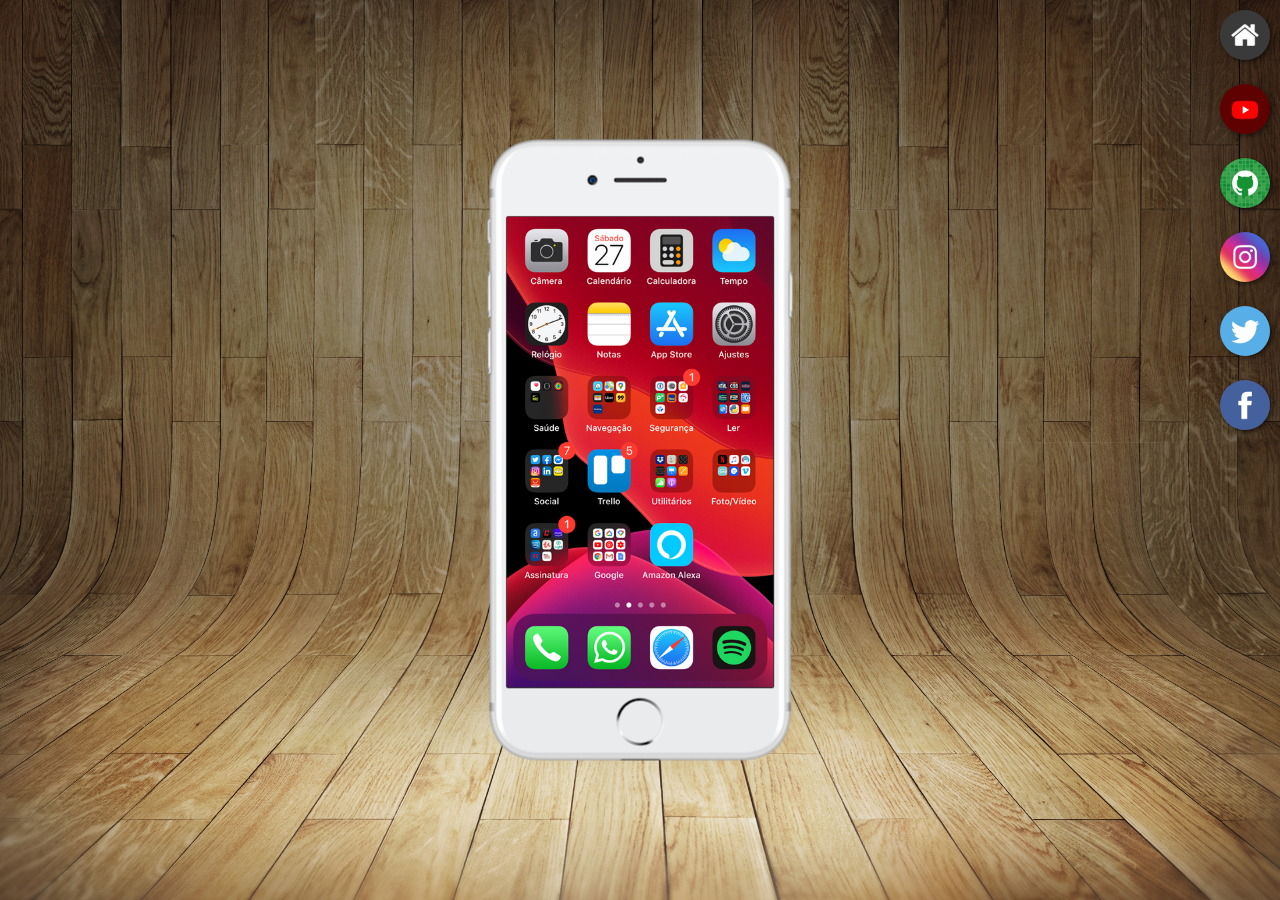
<file: index.html>
<!DOCTYPE html>
<html lang="pt-br">
<head>
    <meta charset="UTF-8">
    <meta name="viewport" content="width=device-width, initial-scale=1.0">
    <title>Projeto Redes Sociais</title>
    <link rel="stylesheet" href="style.css">
</head>
<body>
    <main>
        <section id="telefone">
            <iframe src="home.html" name="tela" id="tela" frameborder="0">
                Seu navegador não é compativel com isso...
            </iframe>
        </section>

        <section id="redes-sociais">
            <a href="home.html" target="tela"><img src="Imagens/logo-home.jpg" alt=""></a> <br>

            <a href="youtube.html" target="tela"><img src="Imagens/logo-youtube.jpg" alt=""></a> <br>

            <a href="github.html" target="tela"><img src="Imagens/logo-github.jpg" alt=""></a> <br>

            <a href="instagram.html" target="tela"><img src="Imagens/logo-instagram.jpg" alt=""></a> <br>

            <a href="twitter.html" target="tela"><img src="Imagens/logo-twitter.jpg" alt=""></a> <br>

            <a href="facebook.html" target="tela"><img src="Imagens/logo-facebook.jpg" alt=""></a> <br>

        </section>
    </main>
</body>
</html>
</file>
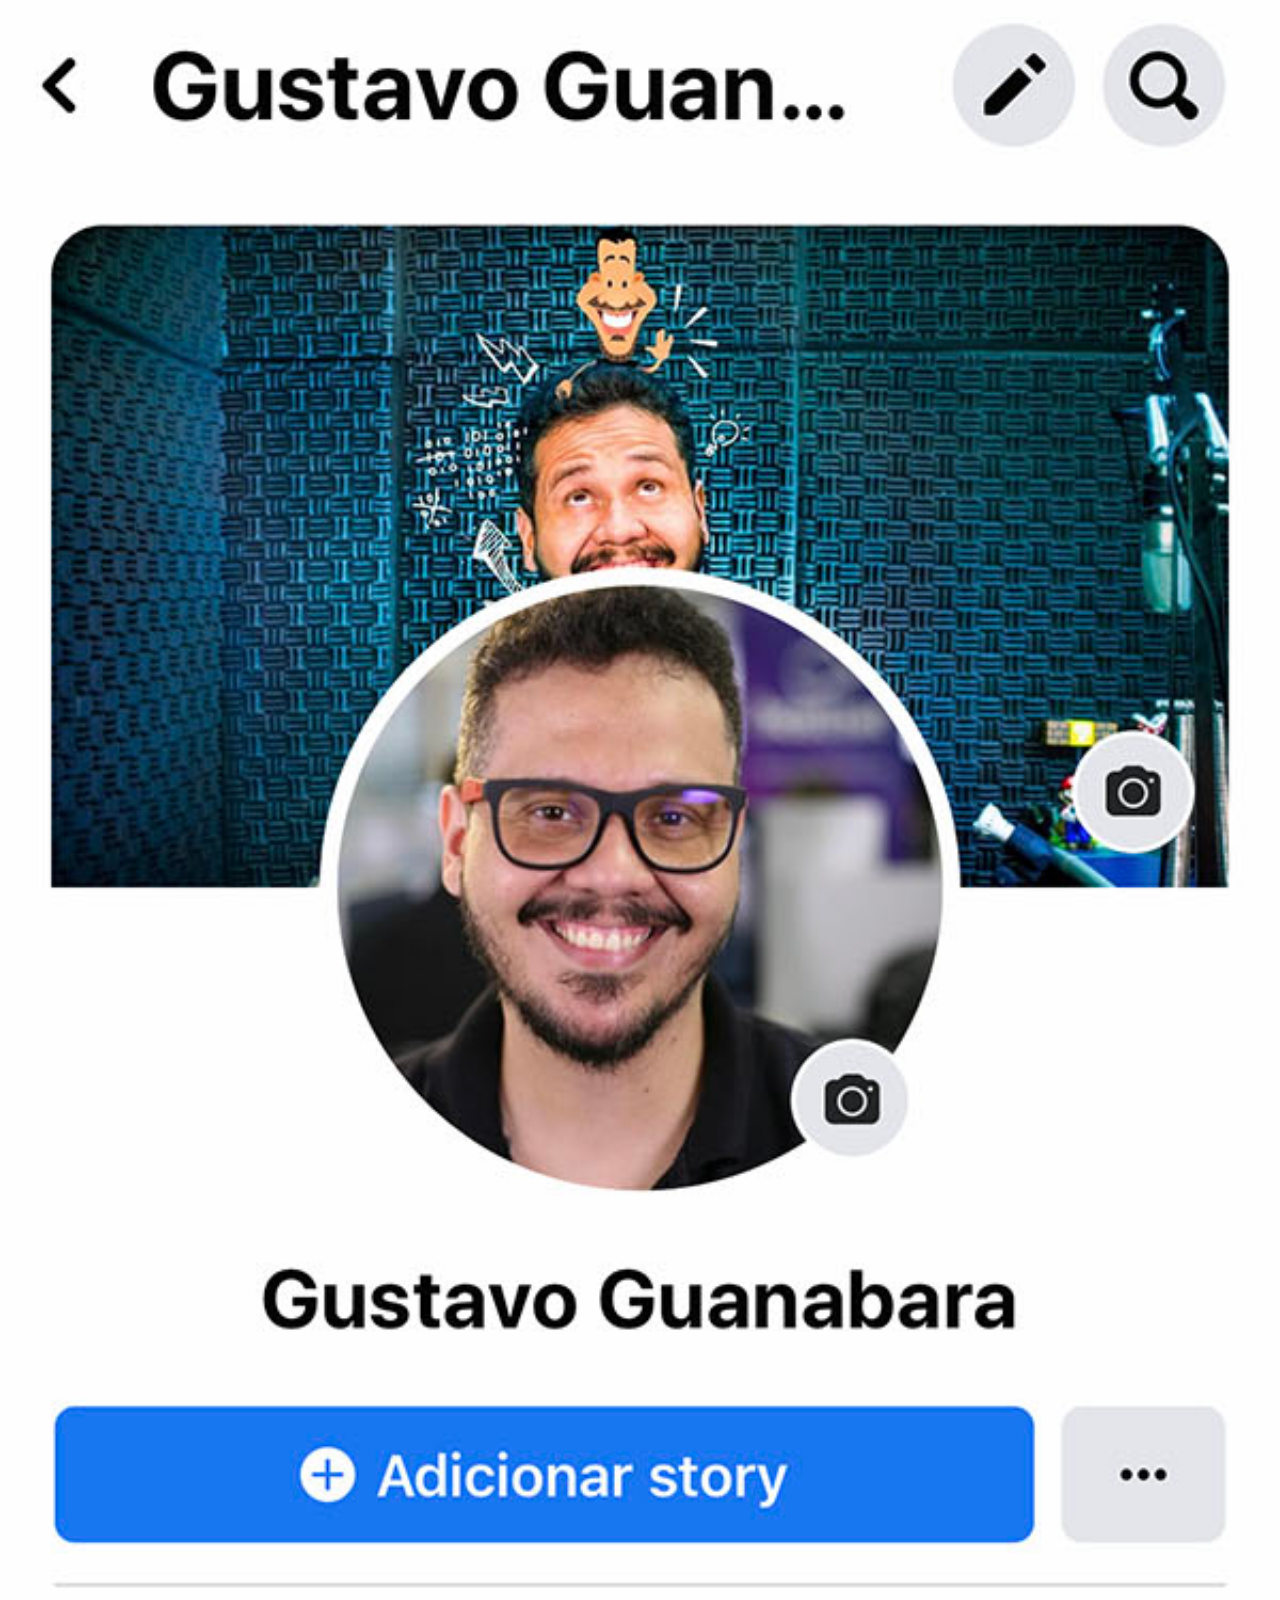
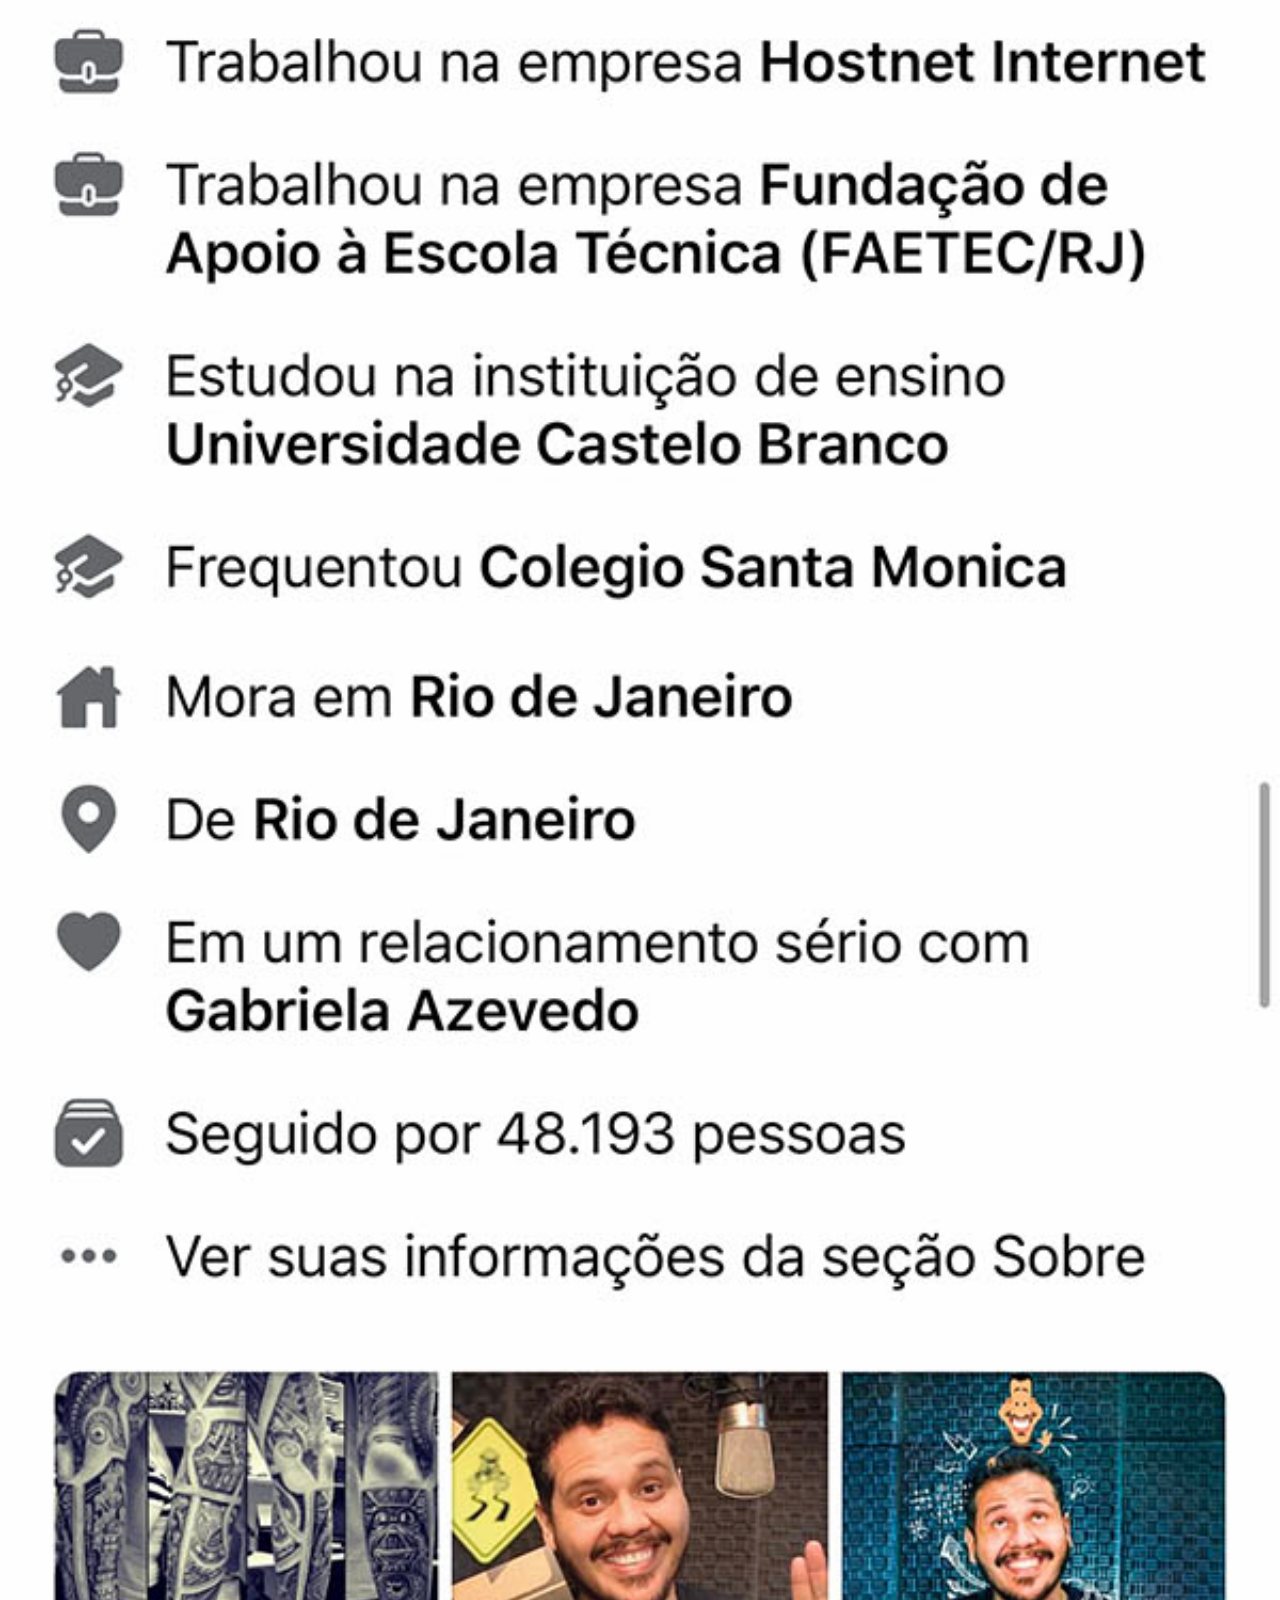
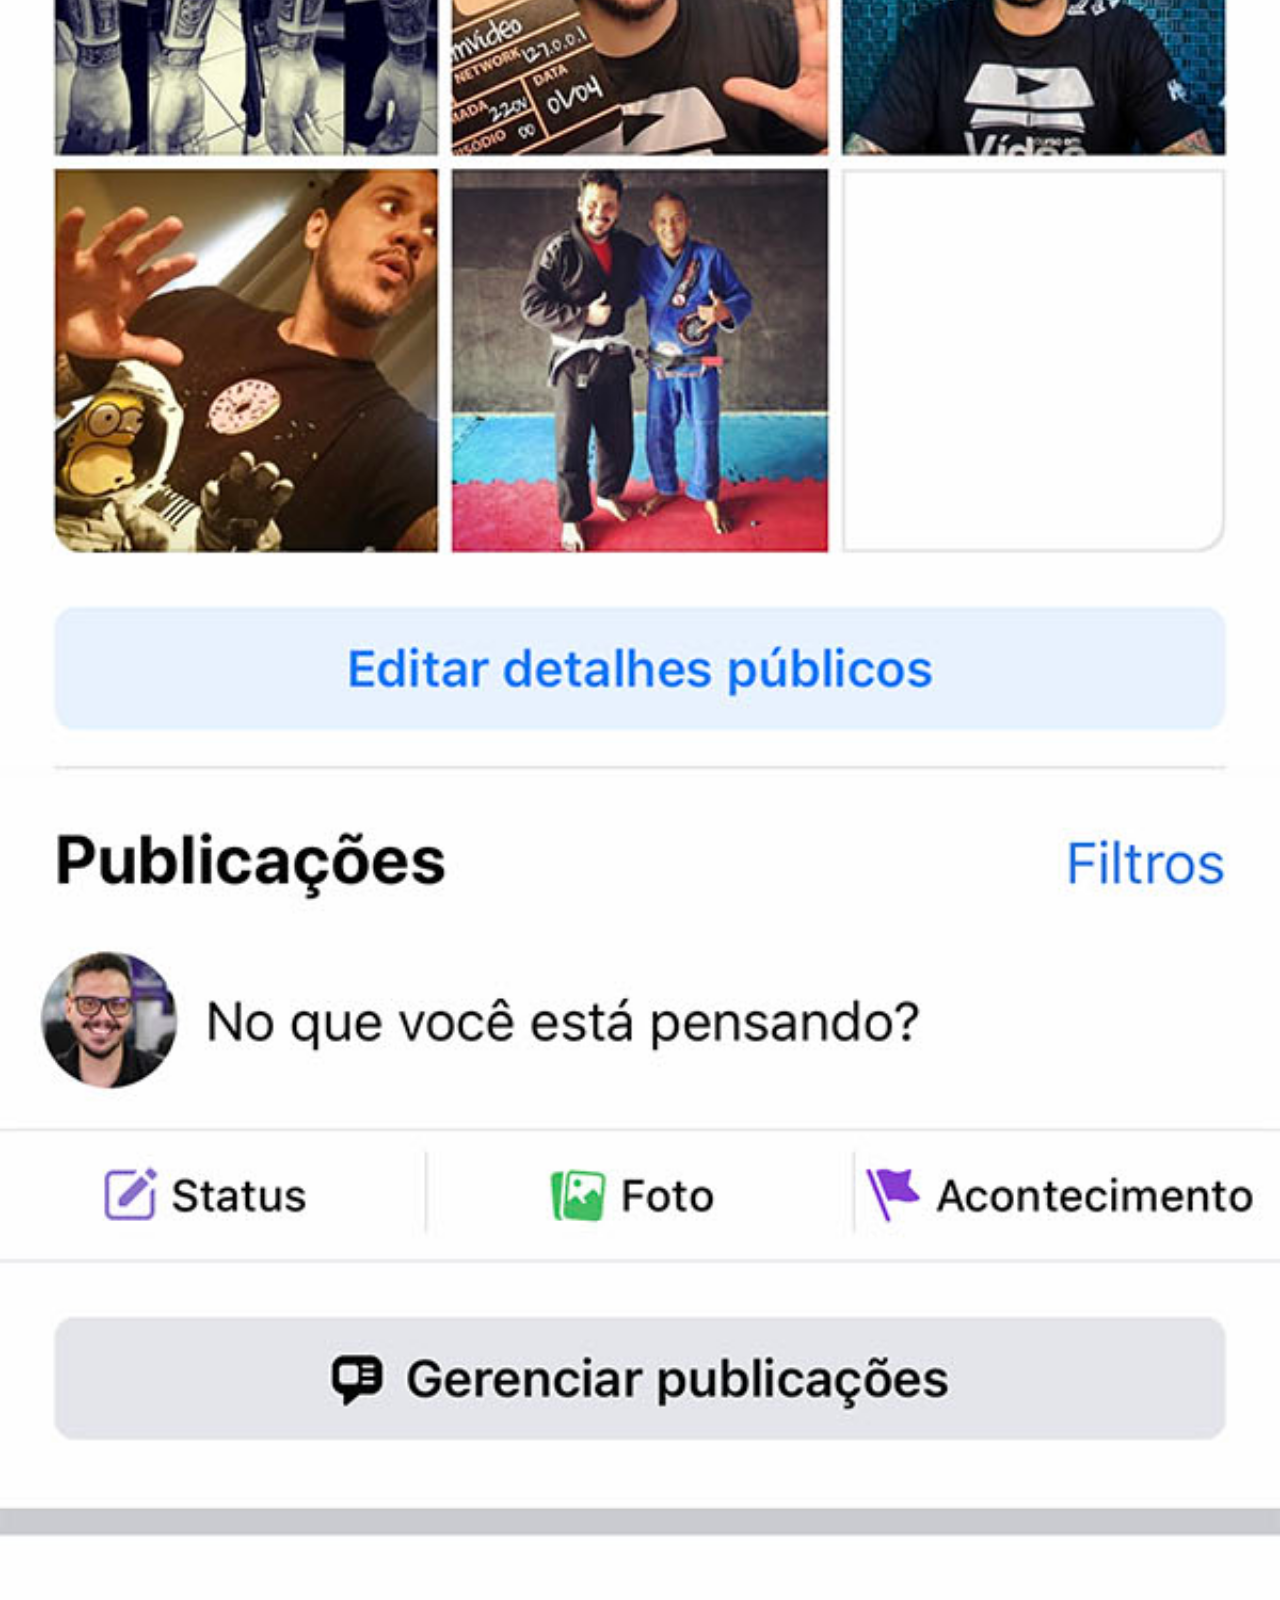
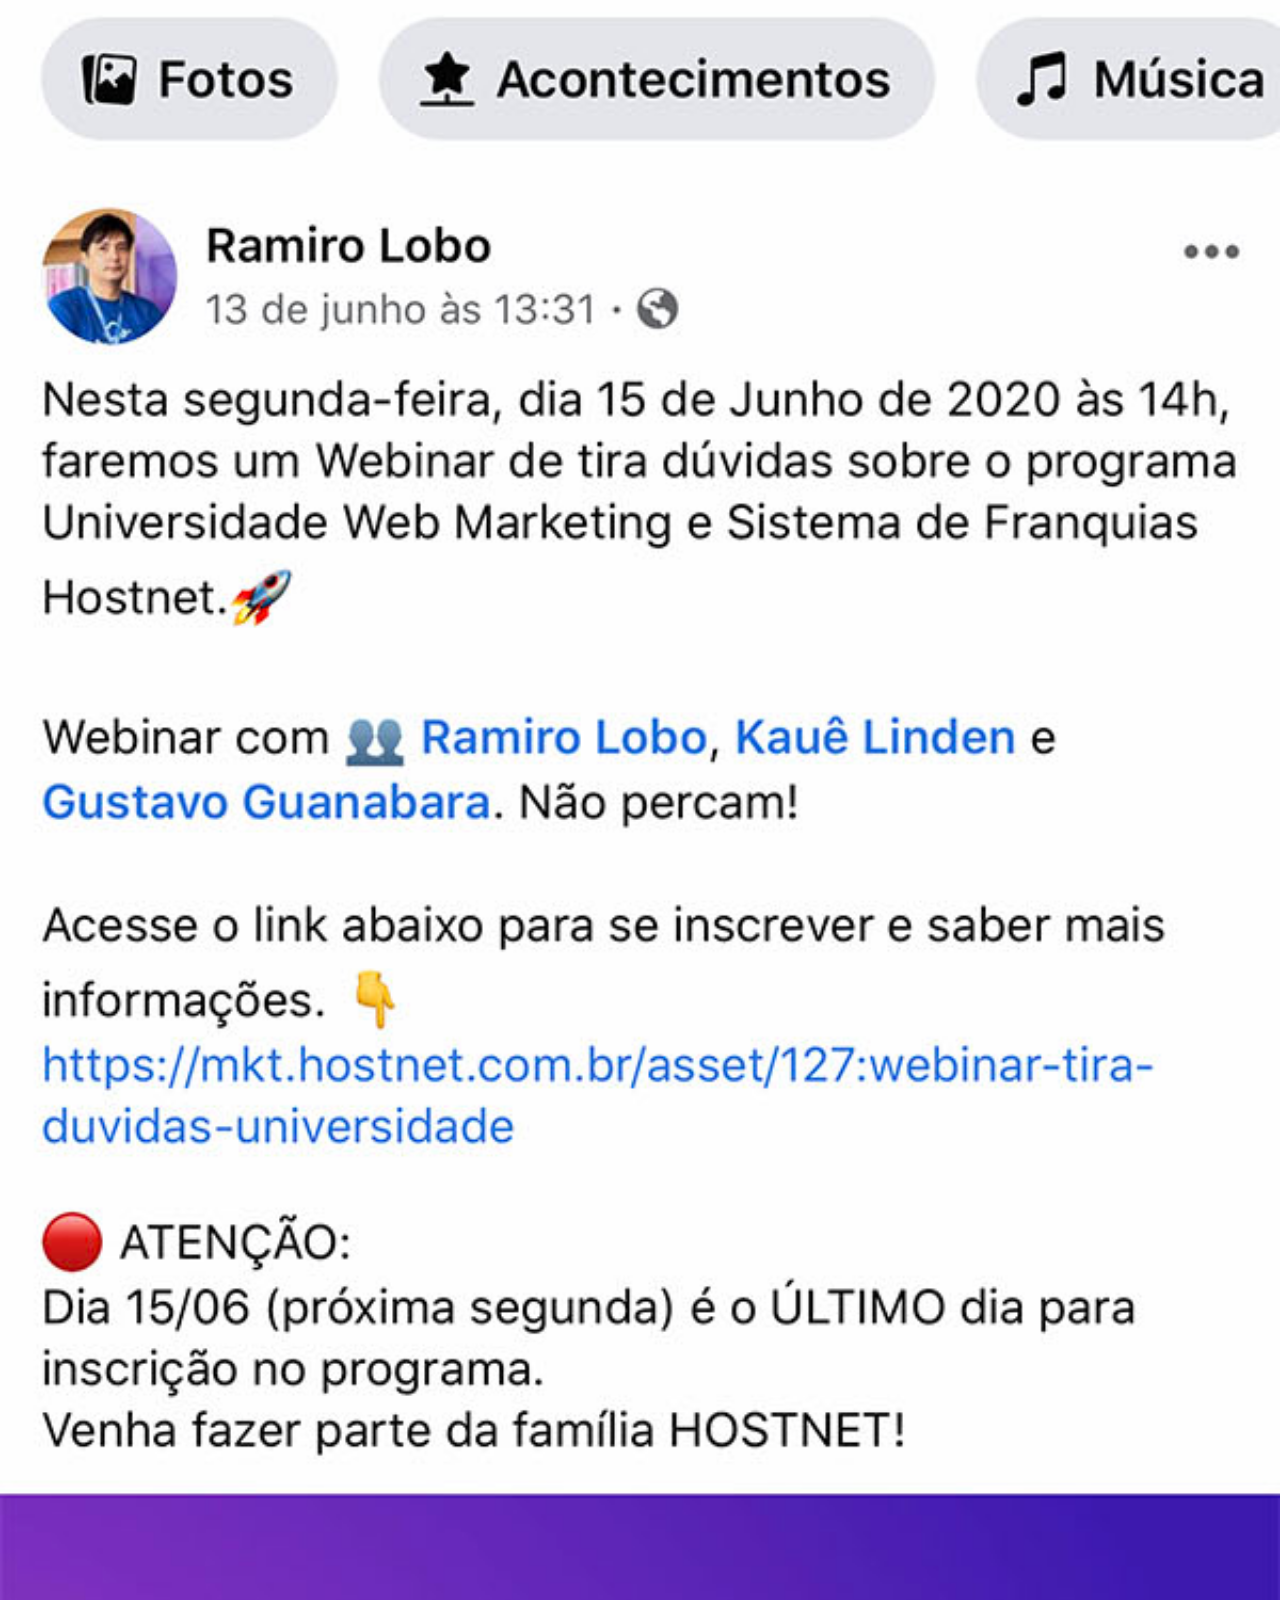
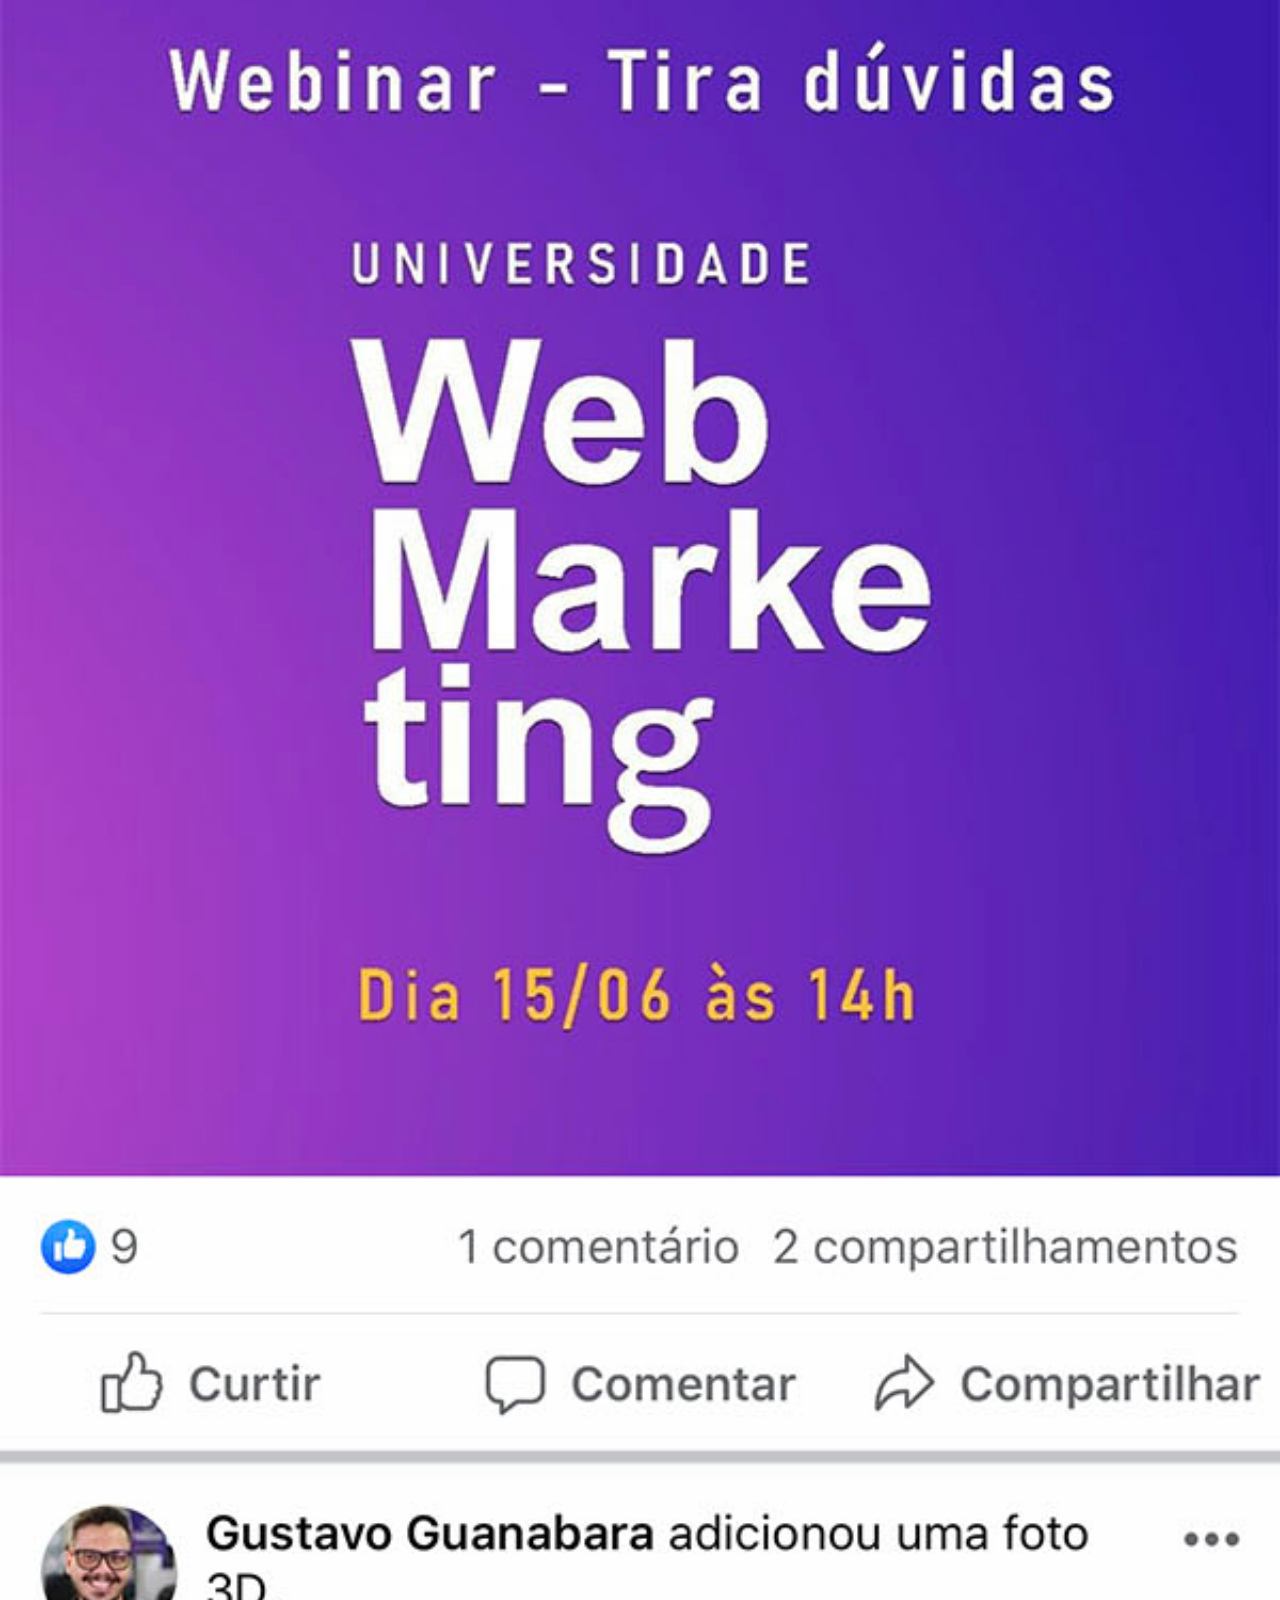
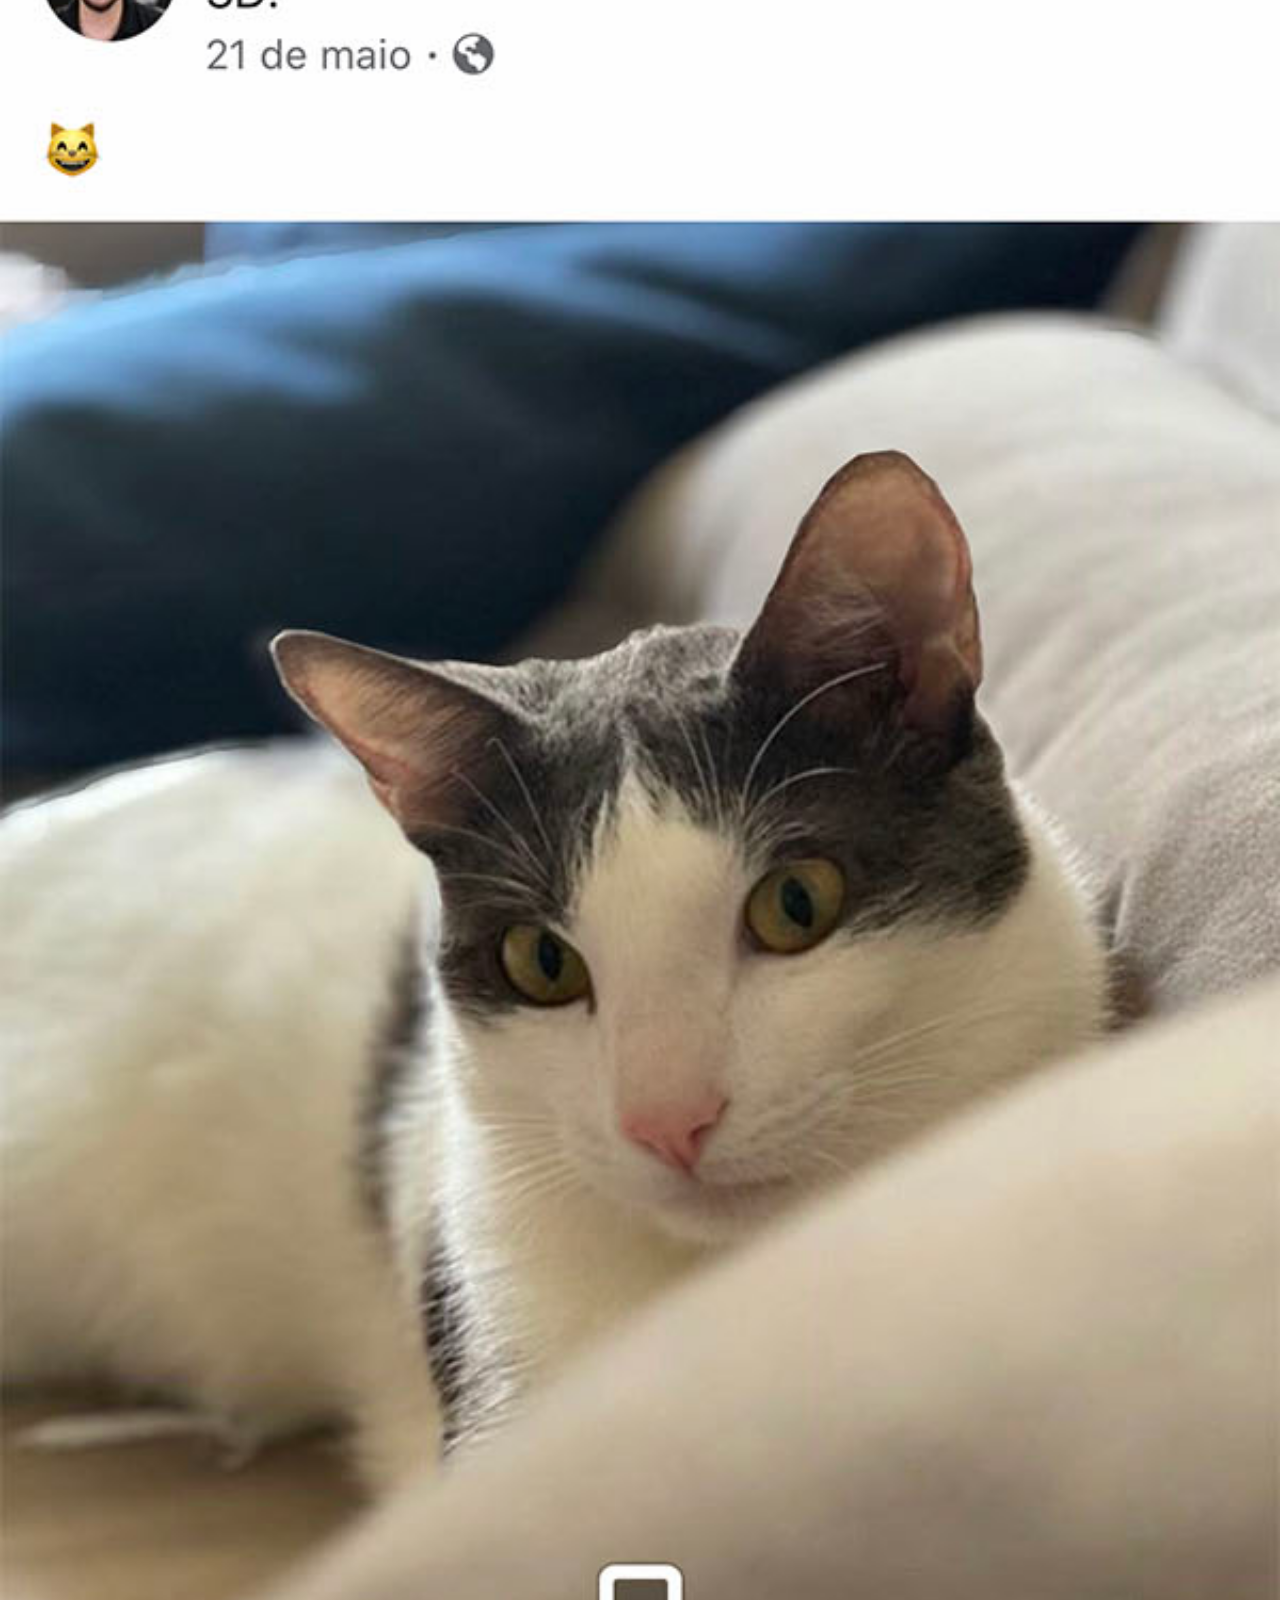
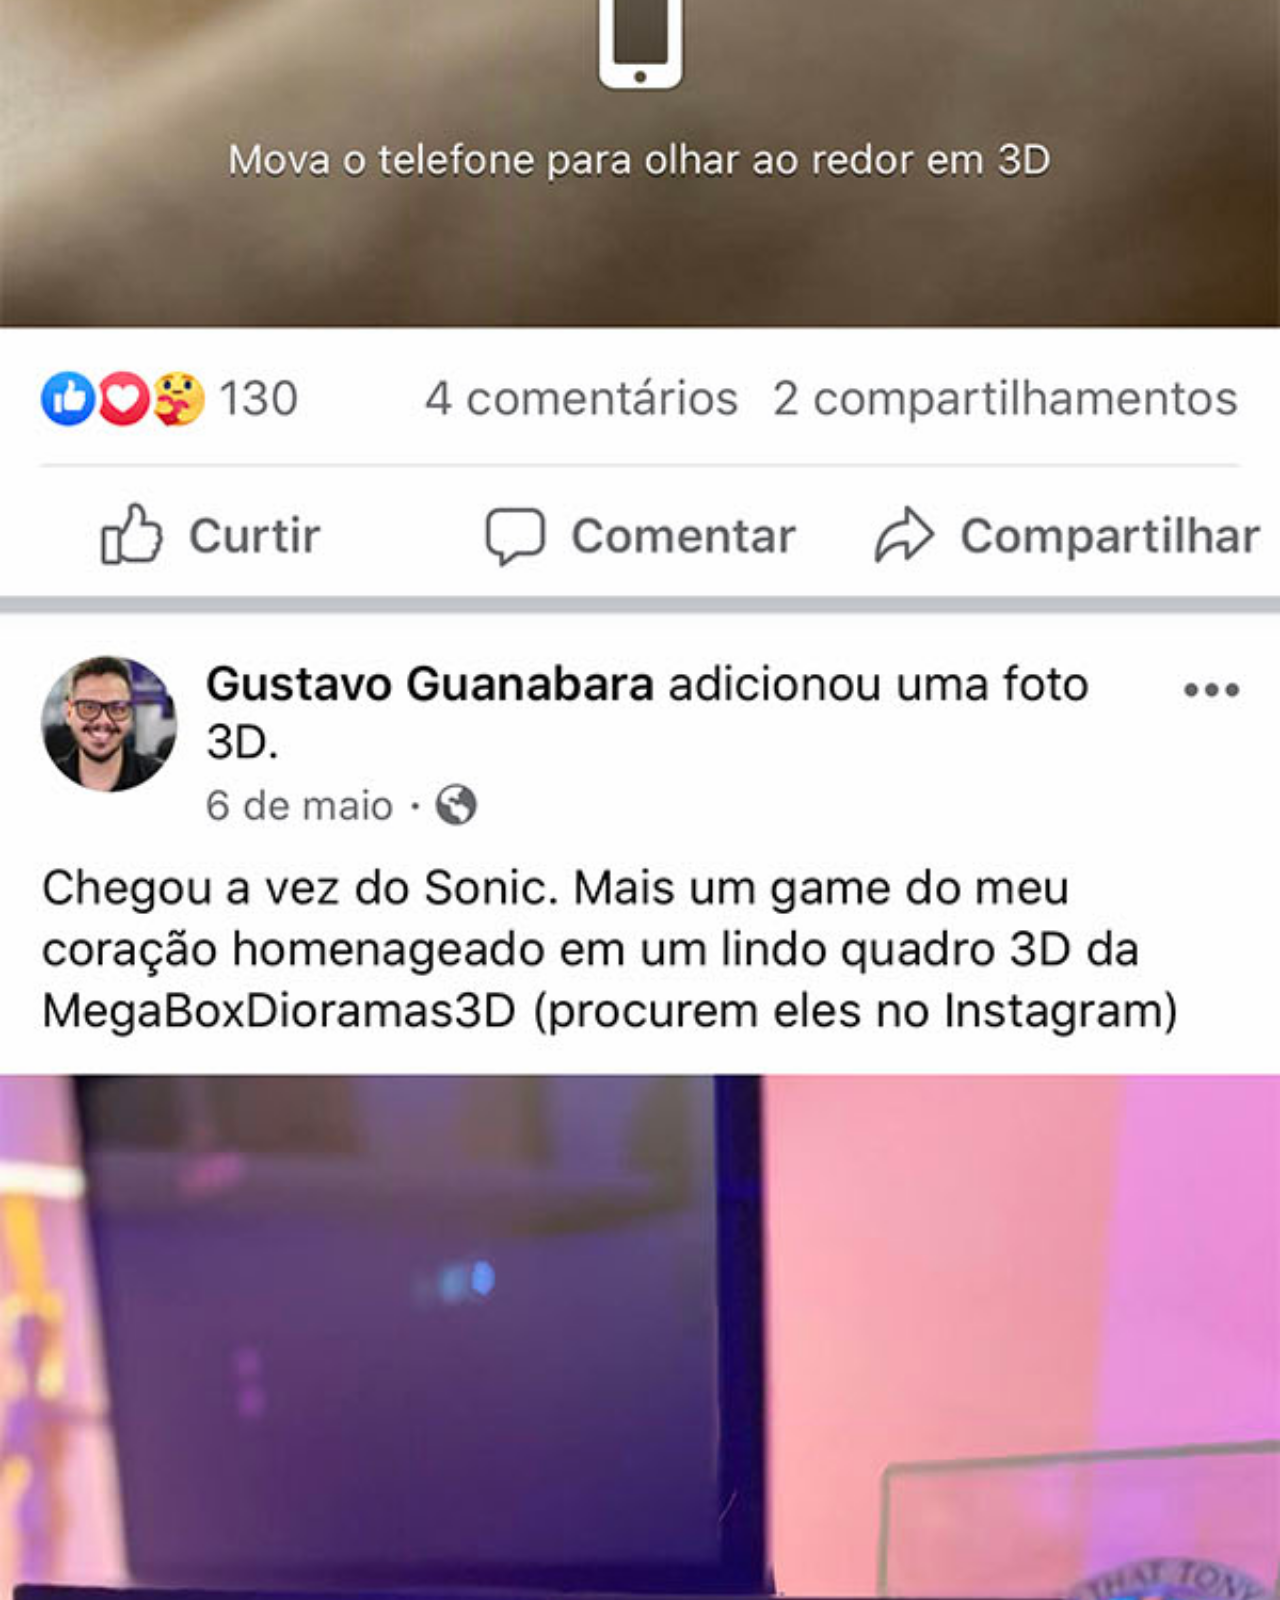
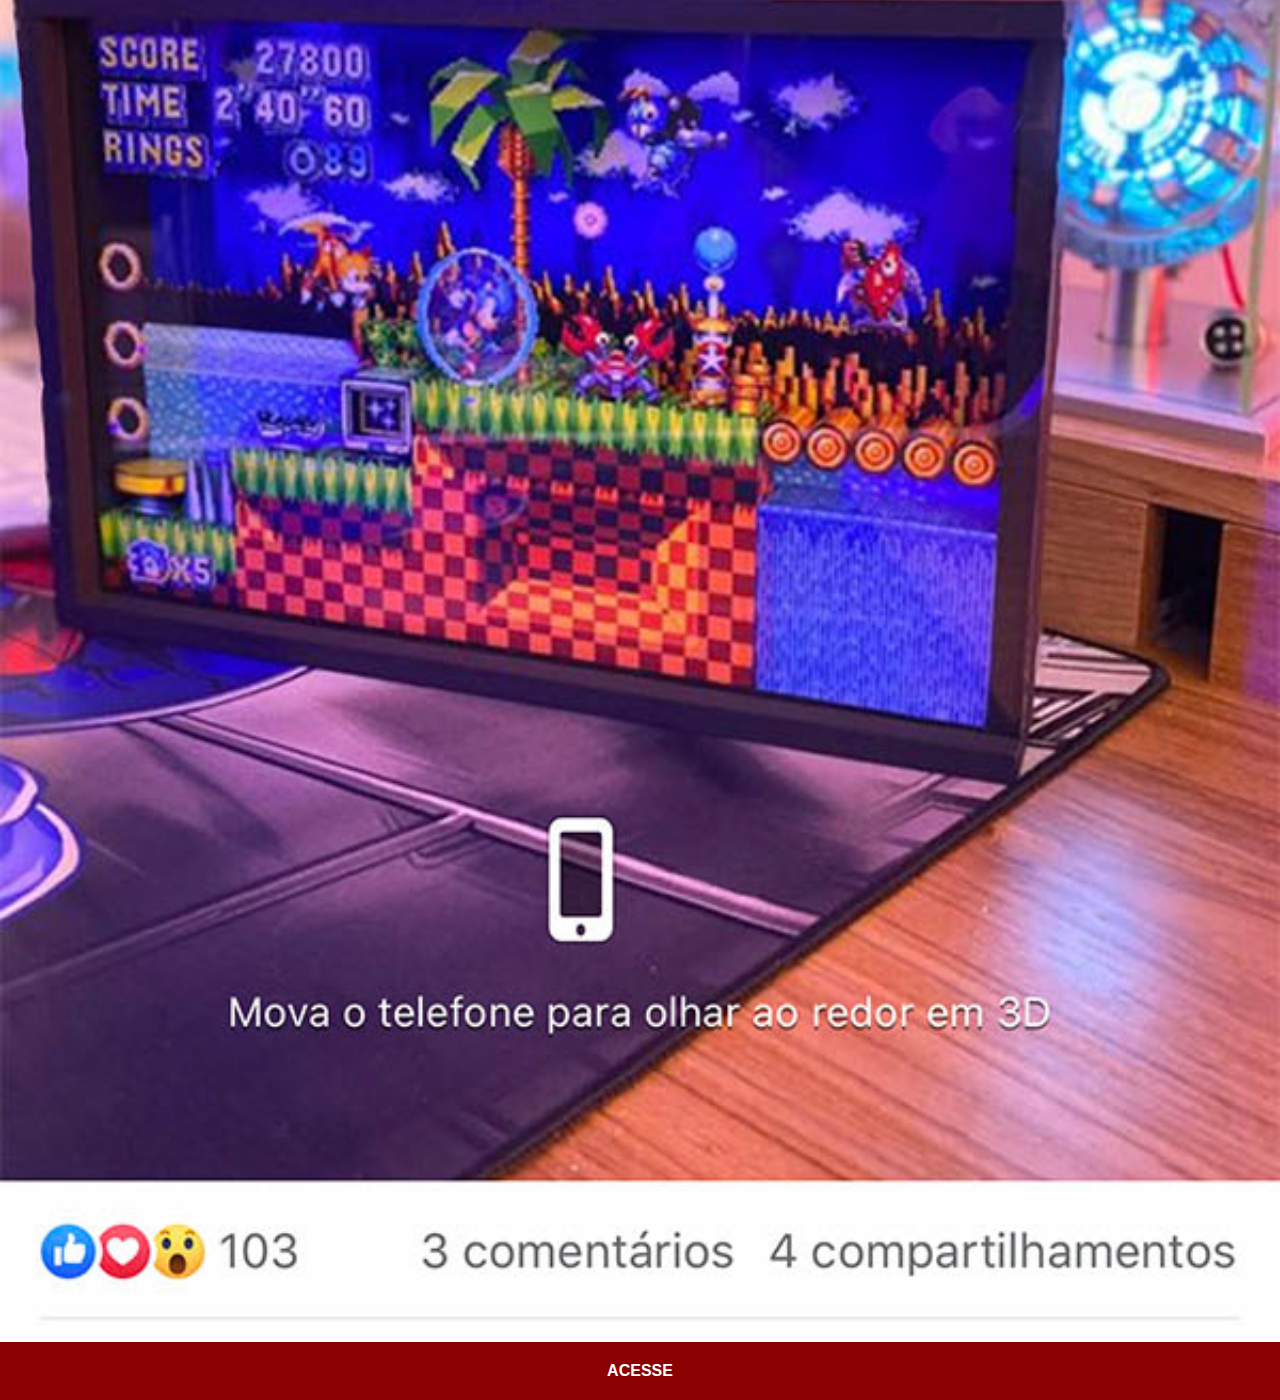
<file: facebook.html>
<!DOCTYPE html>
<html lang="pt-br">
<head>
    <meta charset="UTF-8">
    <meta name="viewport" content="width=device-width, initial-scale=1.0">
    <title>Facebook</title>
    <link rel="stylesheet" href="redes-sociais.css">
</head>
<body>
    <img src="Imagens/tela-facebook.jpg" alt="">
    <a href="https://www.youtube.com/@cursoemvideo" target="_blank">ACESSE</a>
</body>    
</html>
</file>
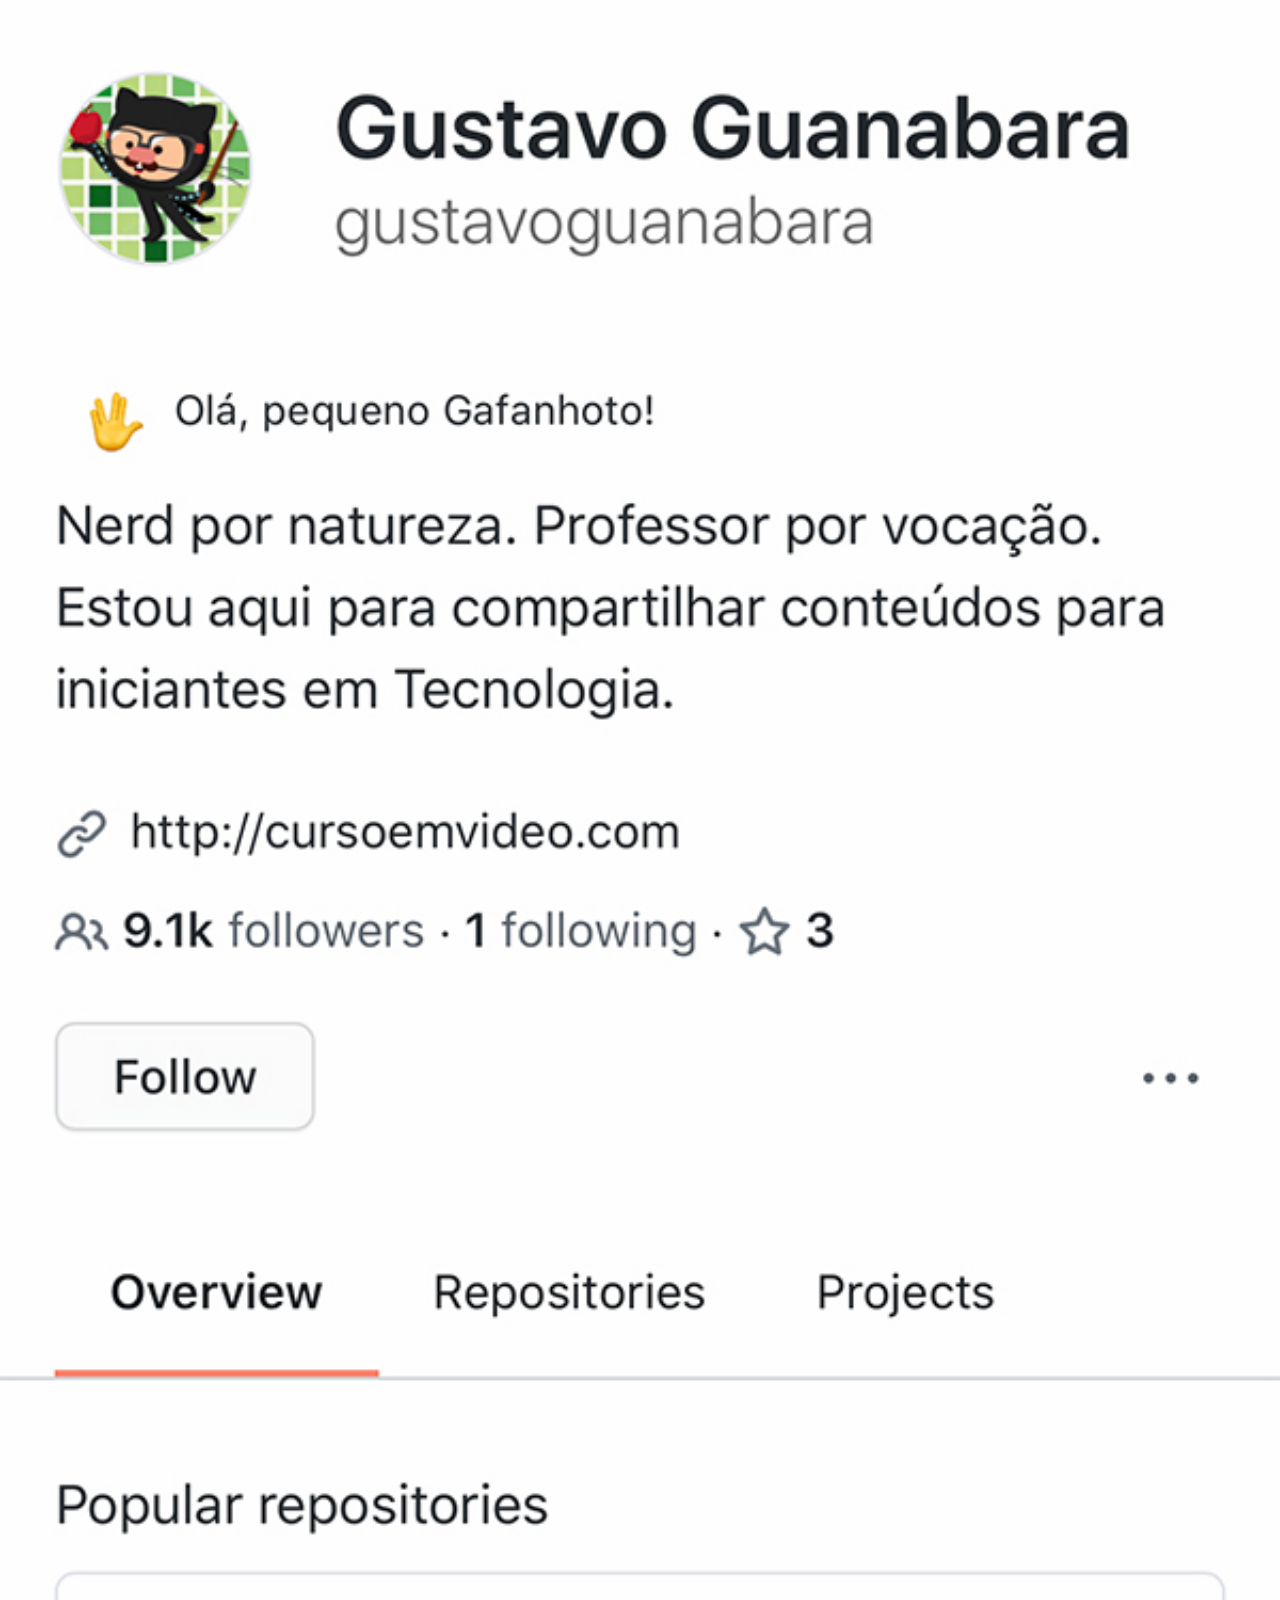
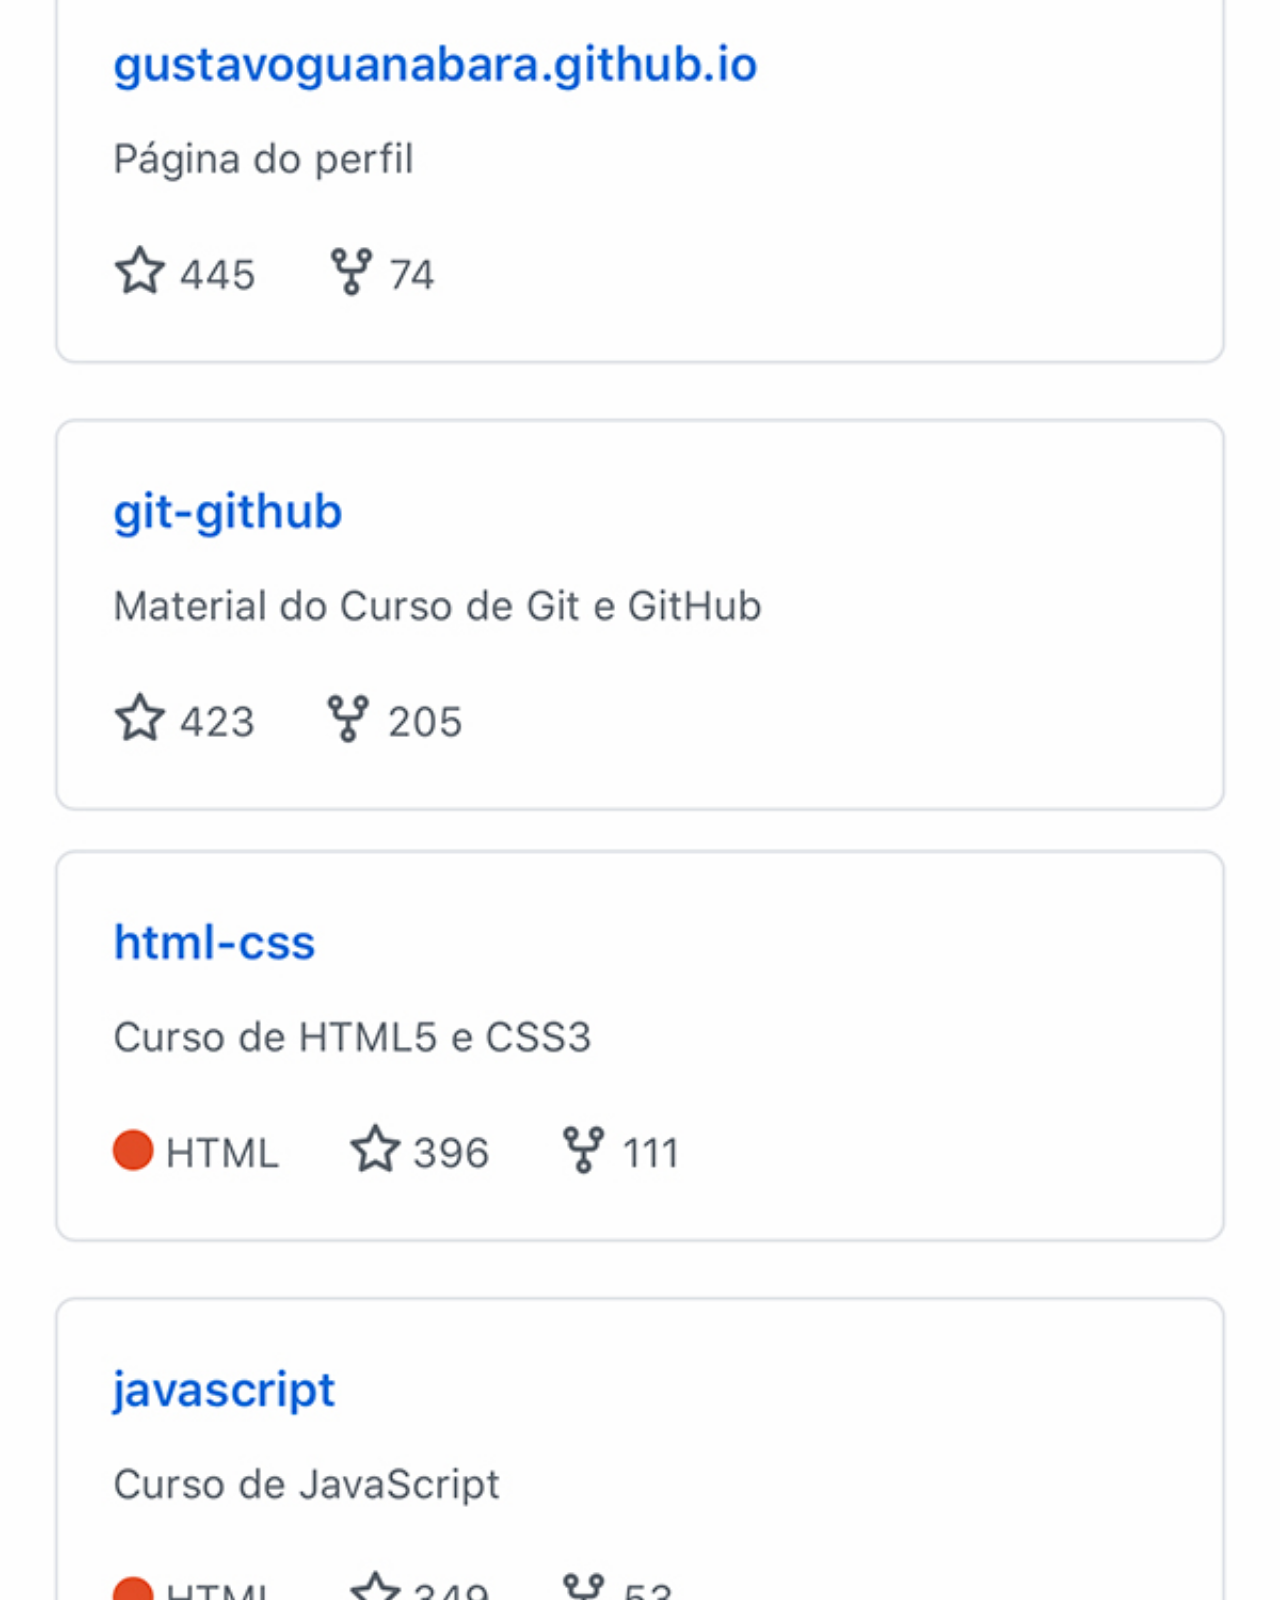
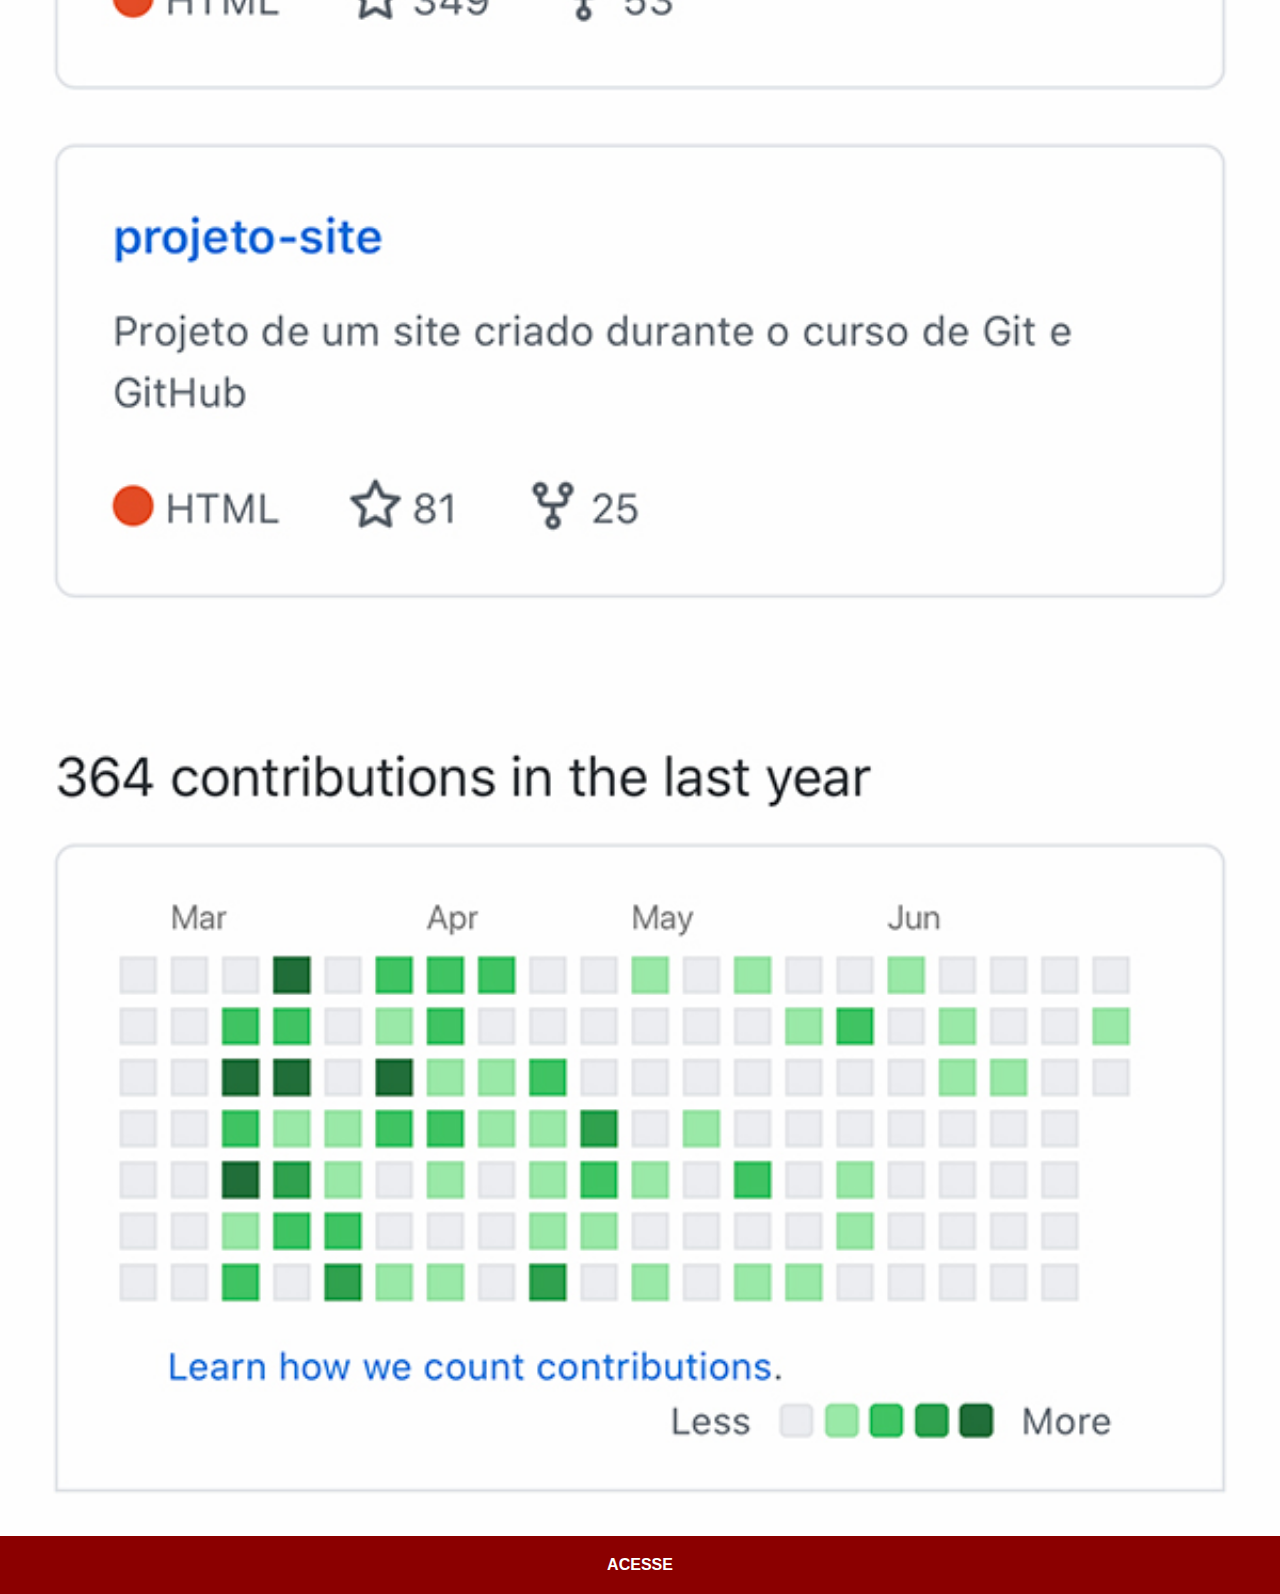
<file: github.html>
<!DOCTYPE html>
<html lang="pt-br">
<head>
    <meta charset="UTF-8">
    <meta name="viewport" content="width=device-width, initial-scale=1.0">
    <title>Github</title>
    <link rel="stylesheet" href="redes-sociais.css">
</head>
<body>
    <img src="Imagens/tela-github.jpg" alt="">
    <a href="https://www.youtube.com/@cursoemvideo" target="_blank">ACESSE</a>
</body>    
</html>
</file>
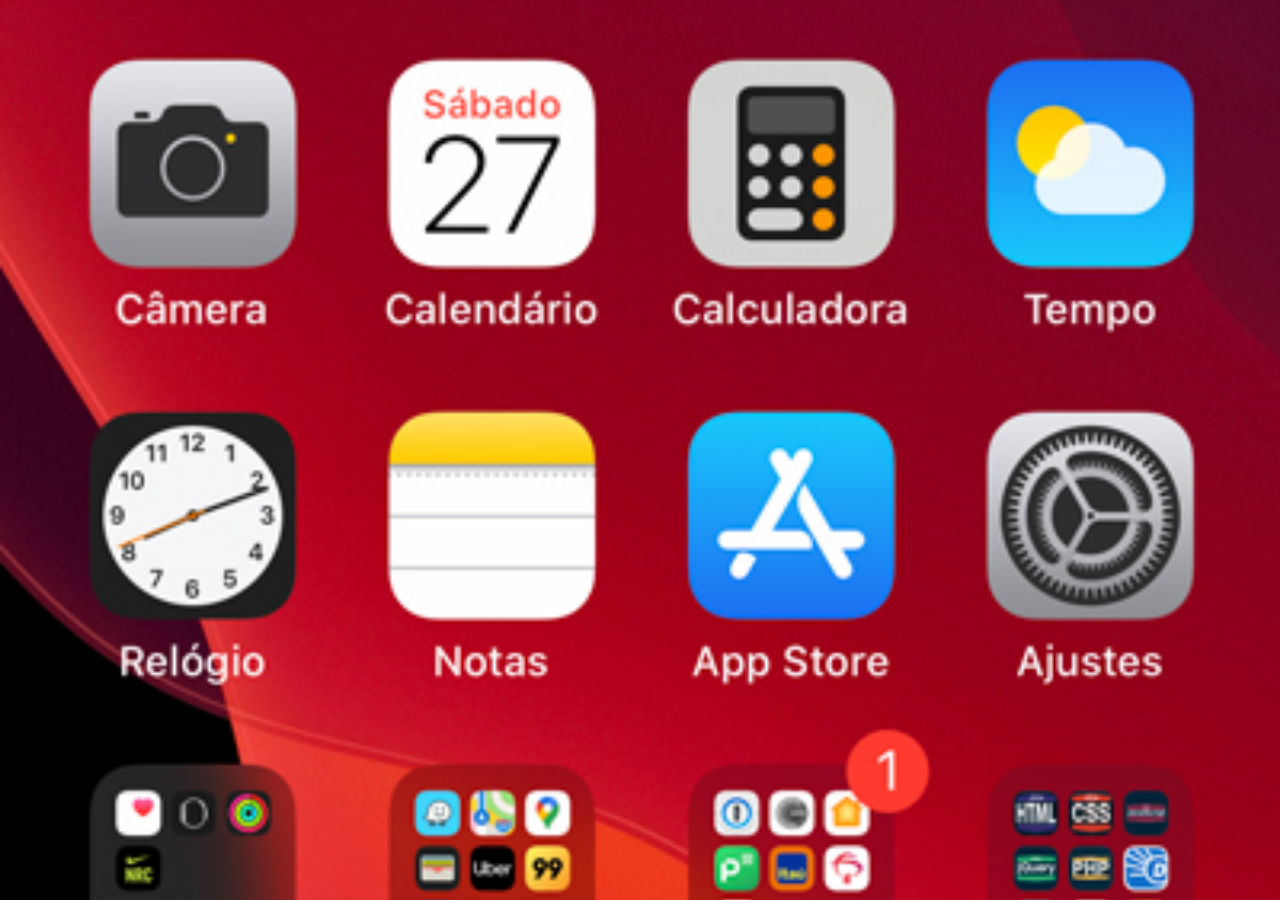
<file: home.html>
<!DOCTYPE html>
<html lang="pt-br">
<head>
    <meta charset="UTF-8">
    <meta name="viewport" content="width=device-width, initial-scale=1.0">
    <title>Home</title>
    <style>
        *{
            margin: 0px;
            padding: 0px;
        }

        body{
            width: 100vw;
            height: 100vh;
            background: black url(Imagens/tela-home.jpg) no-repeat top center;
            background-size: cover;
        }
    </style>
</head>
<body>
    
</body>
</html>
</file>
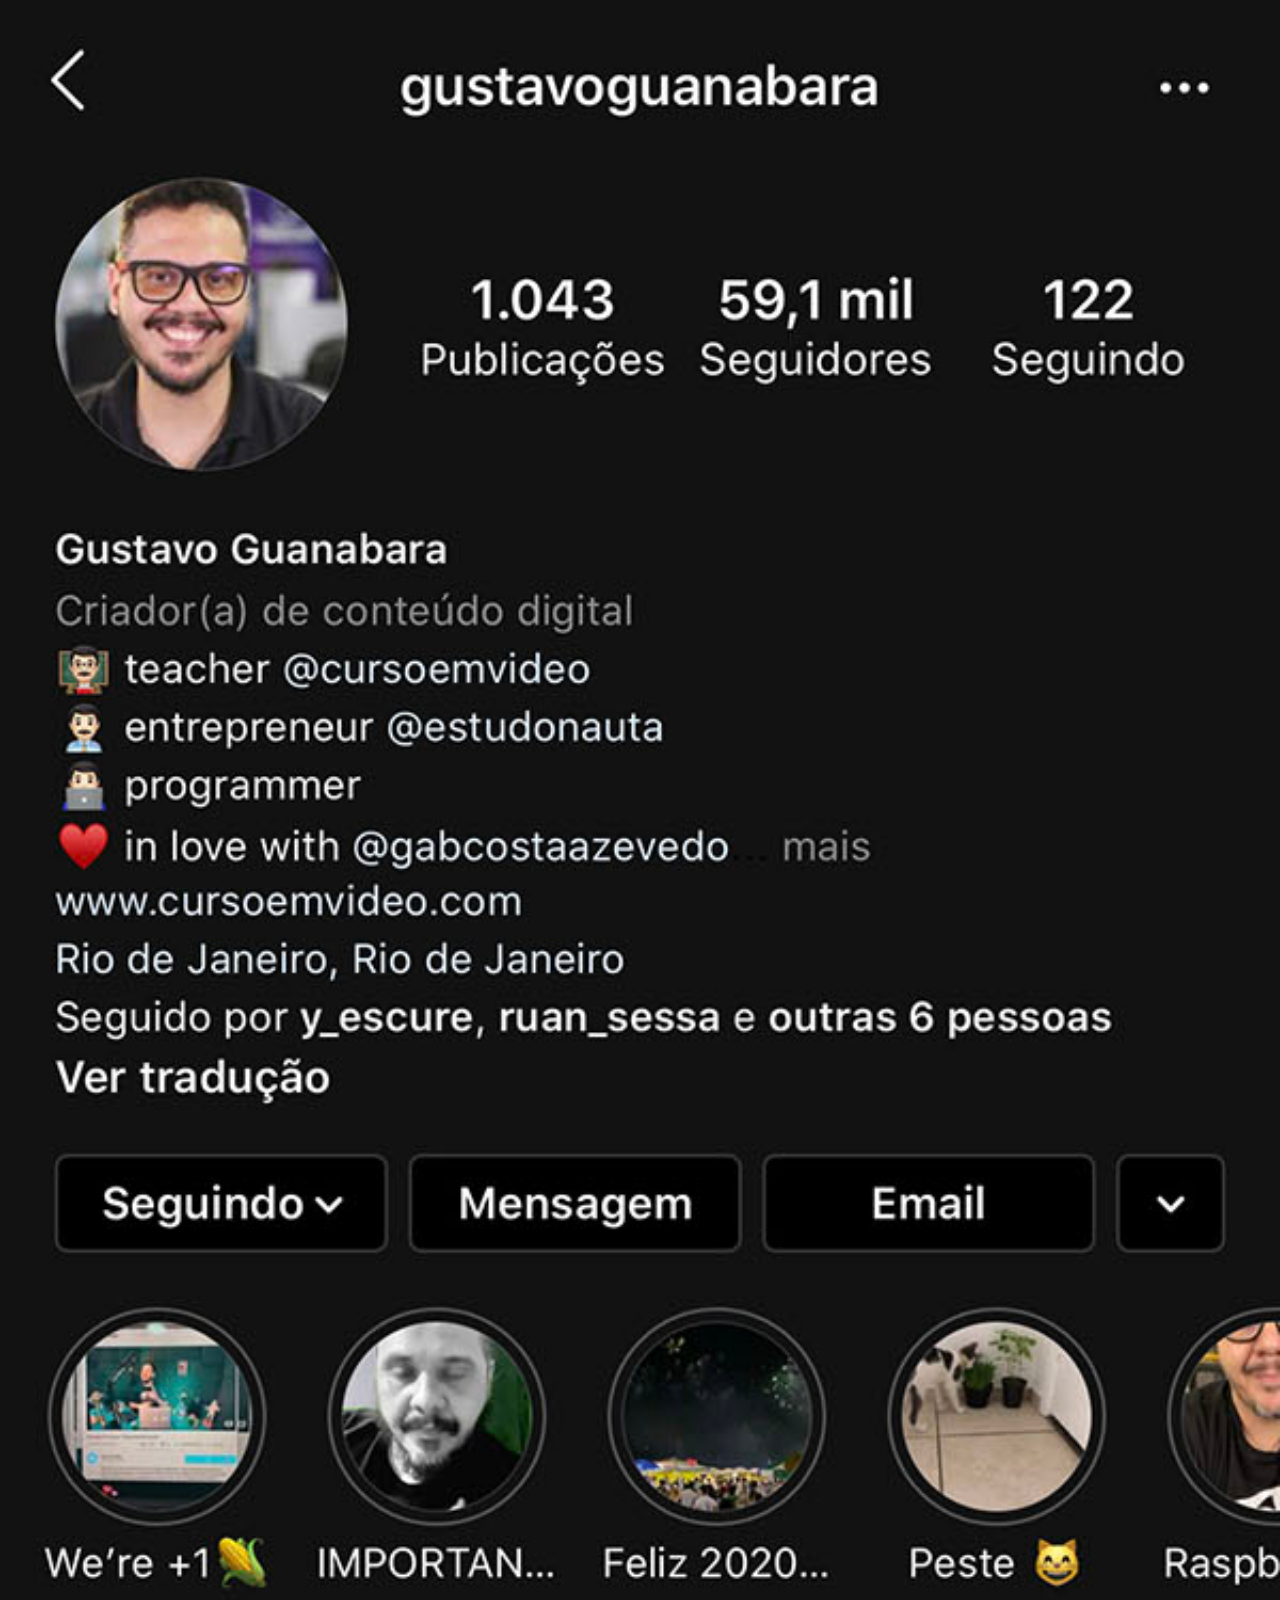
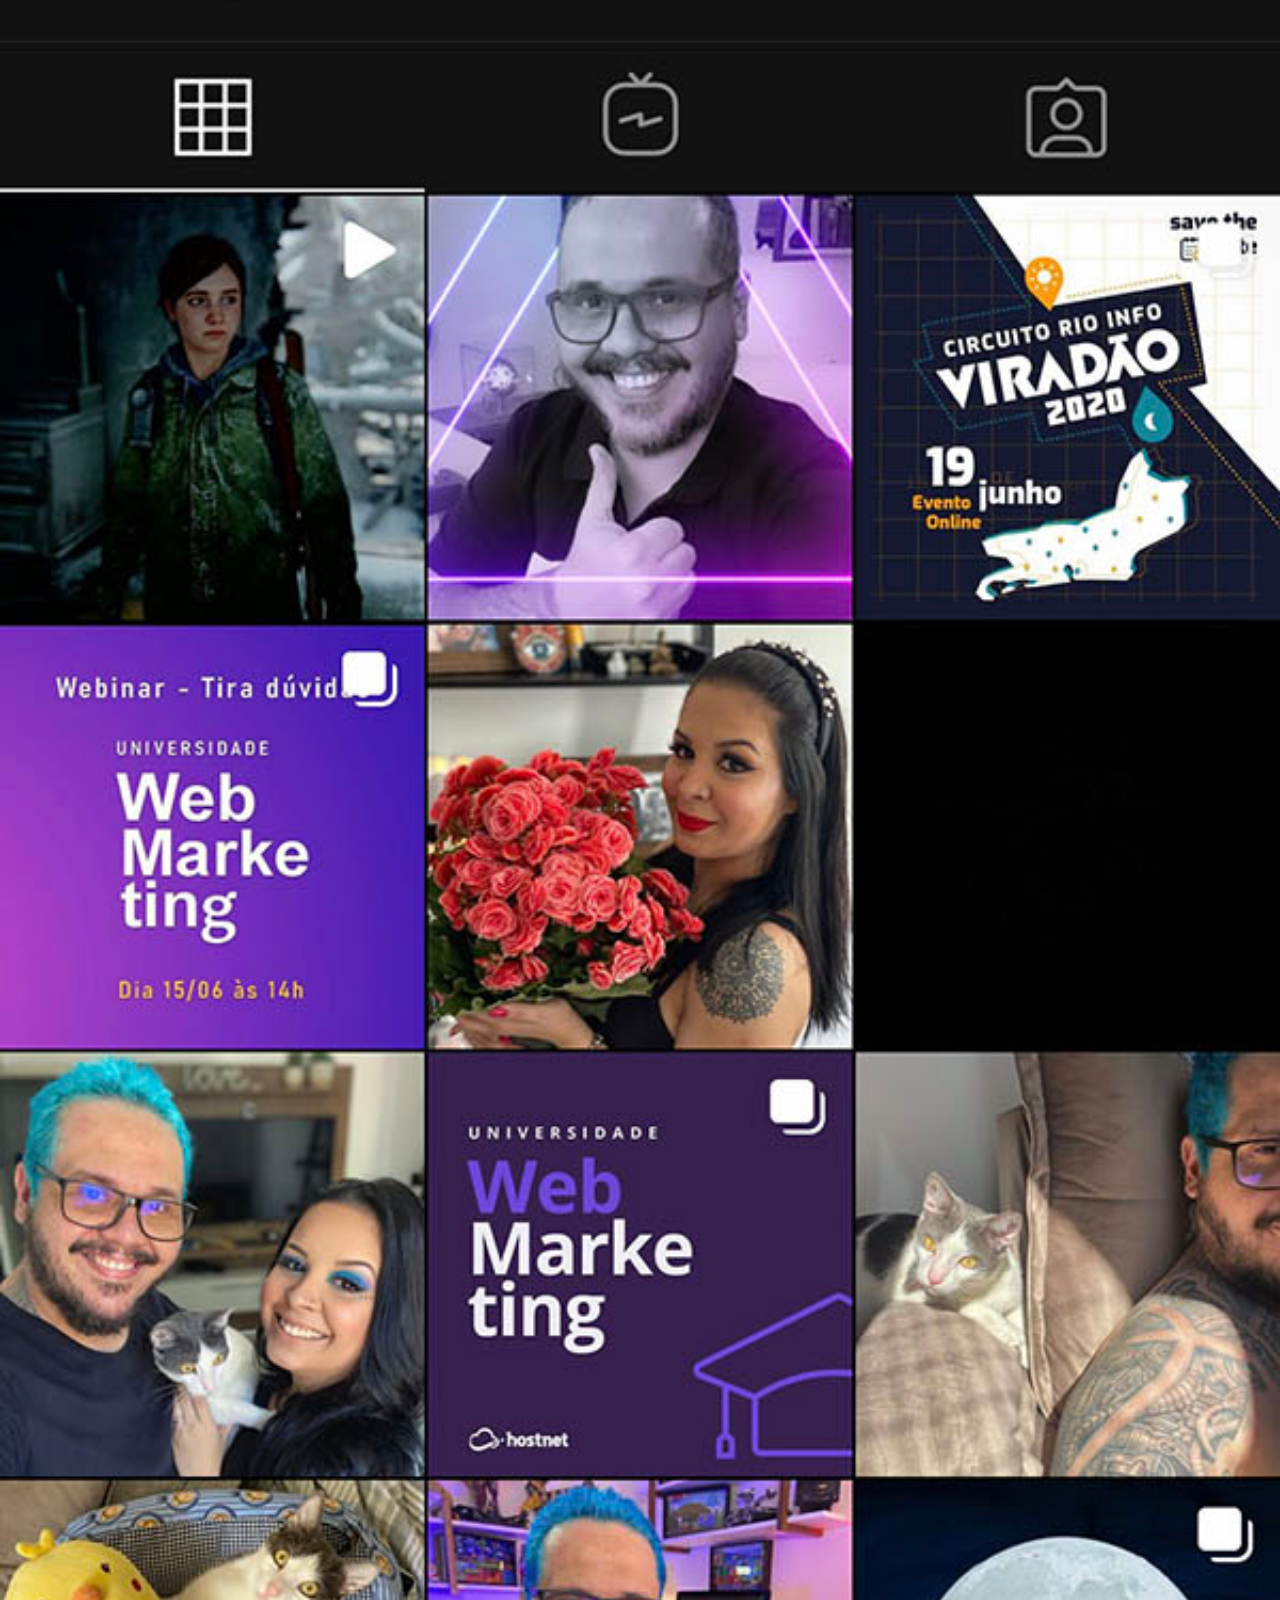
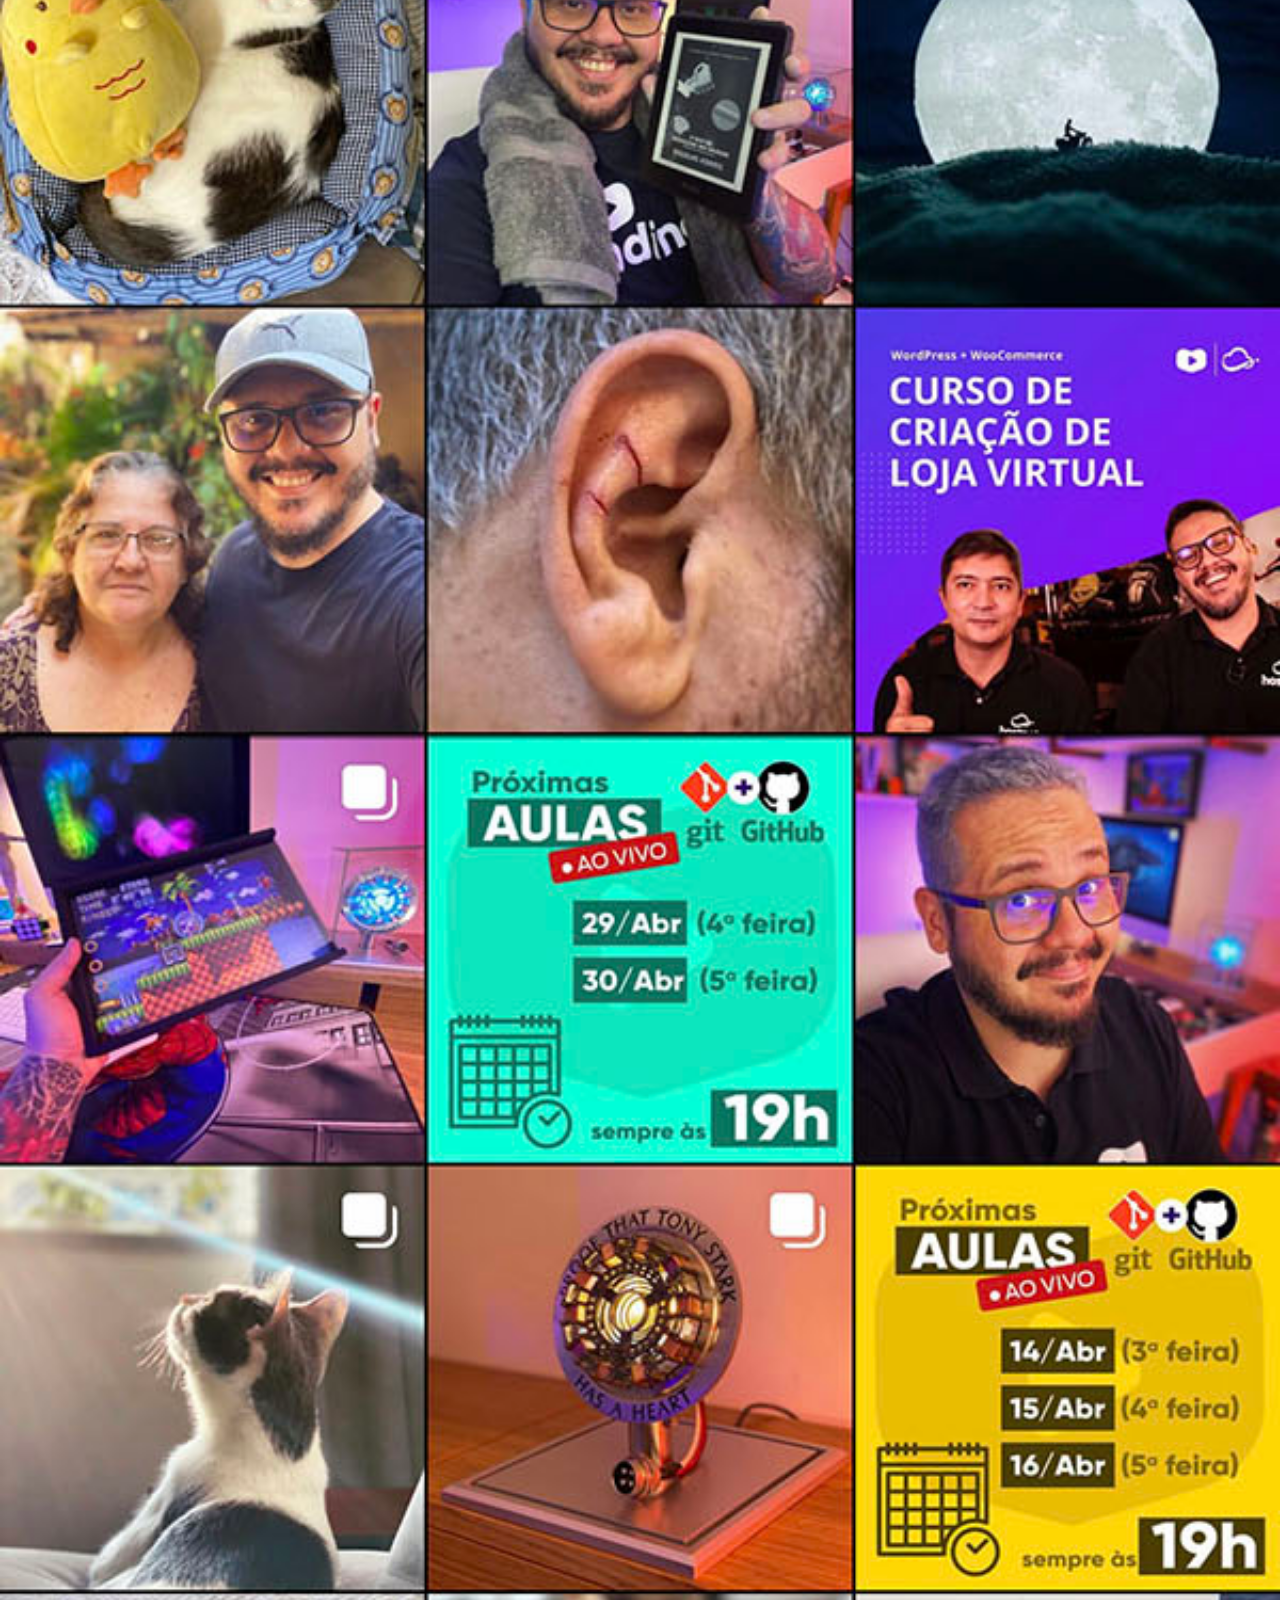
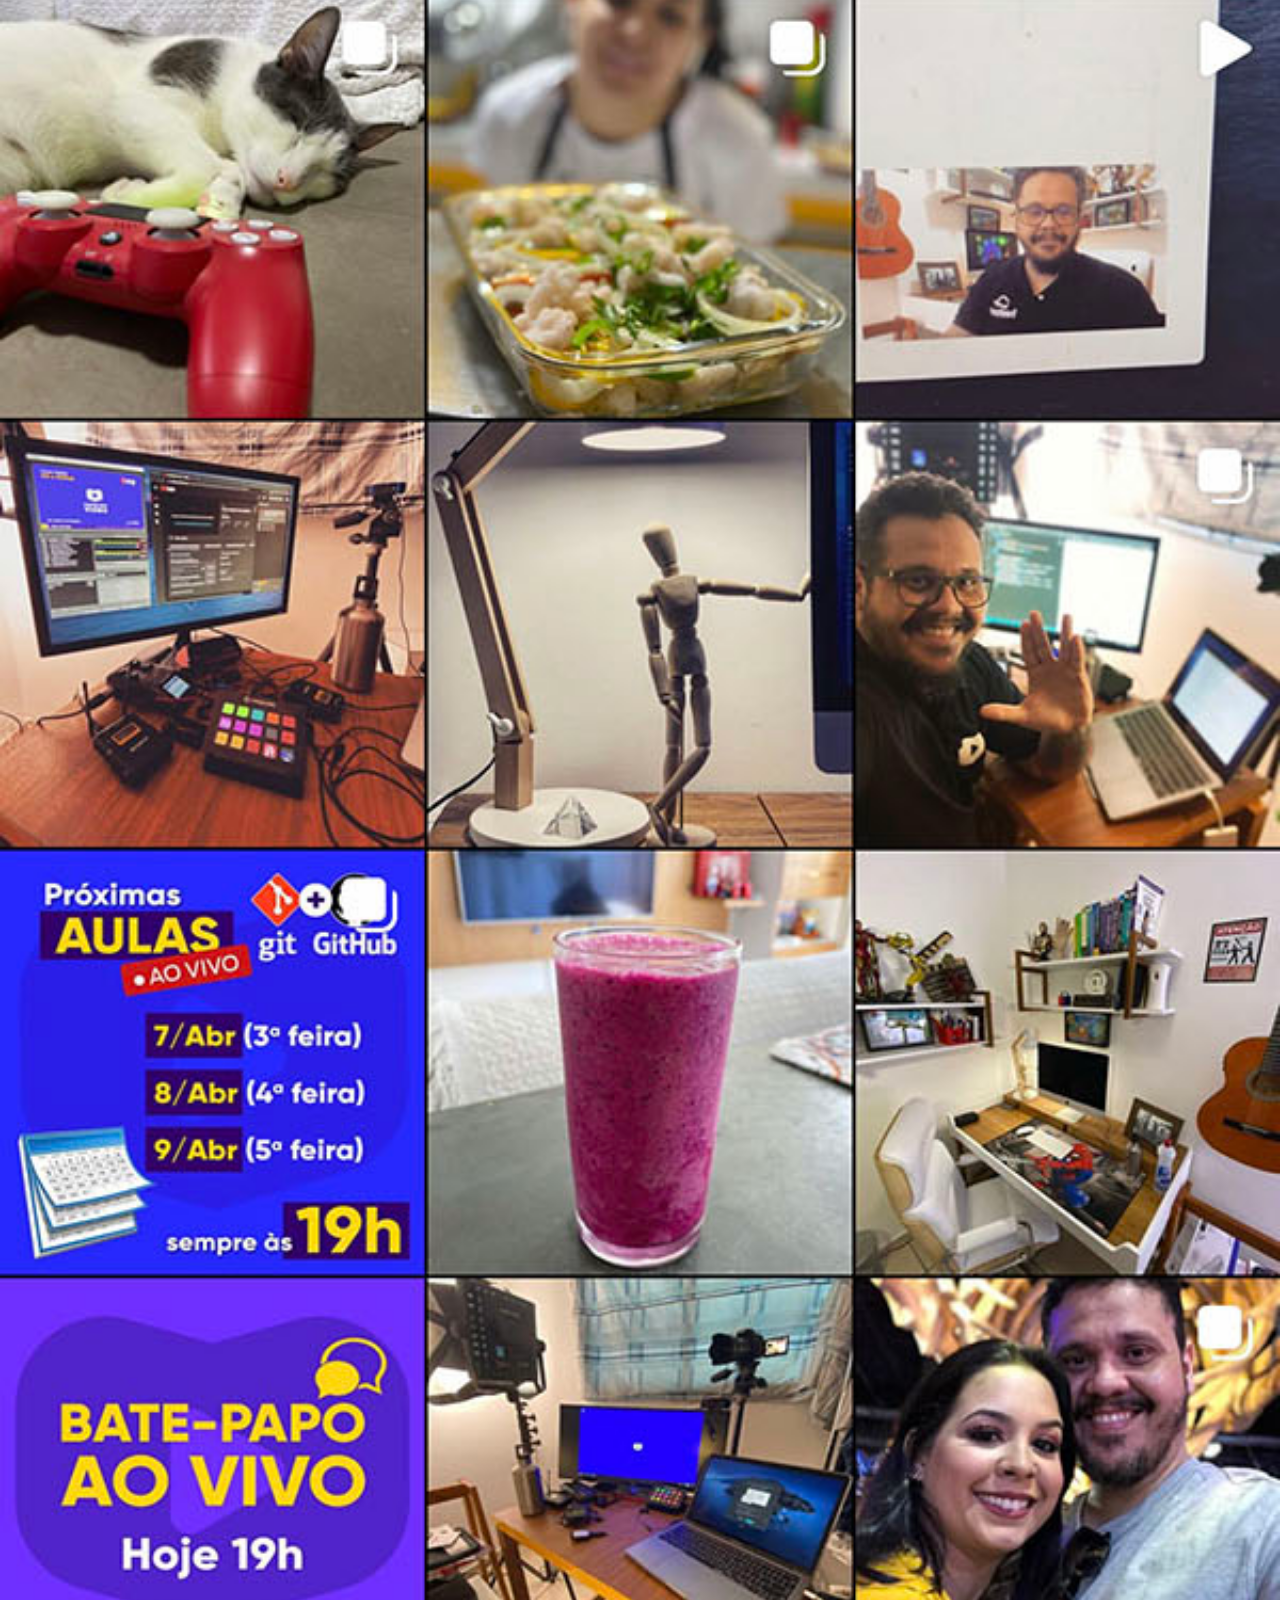
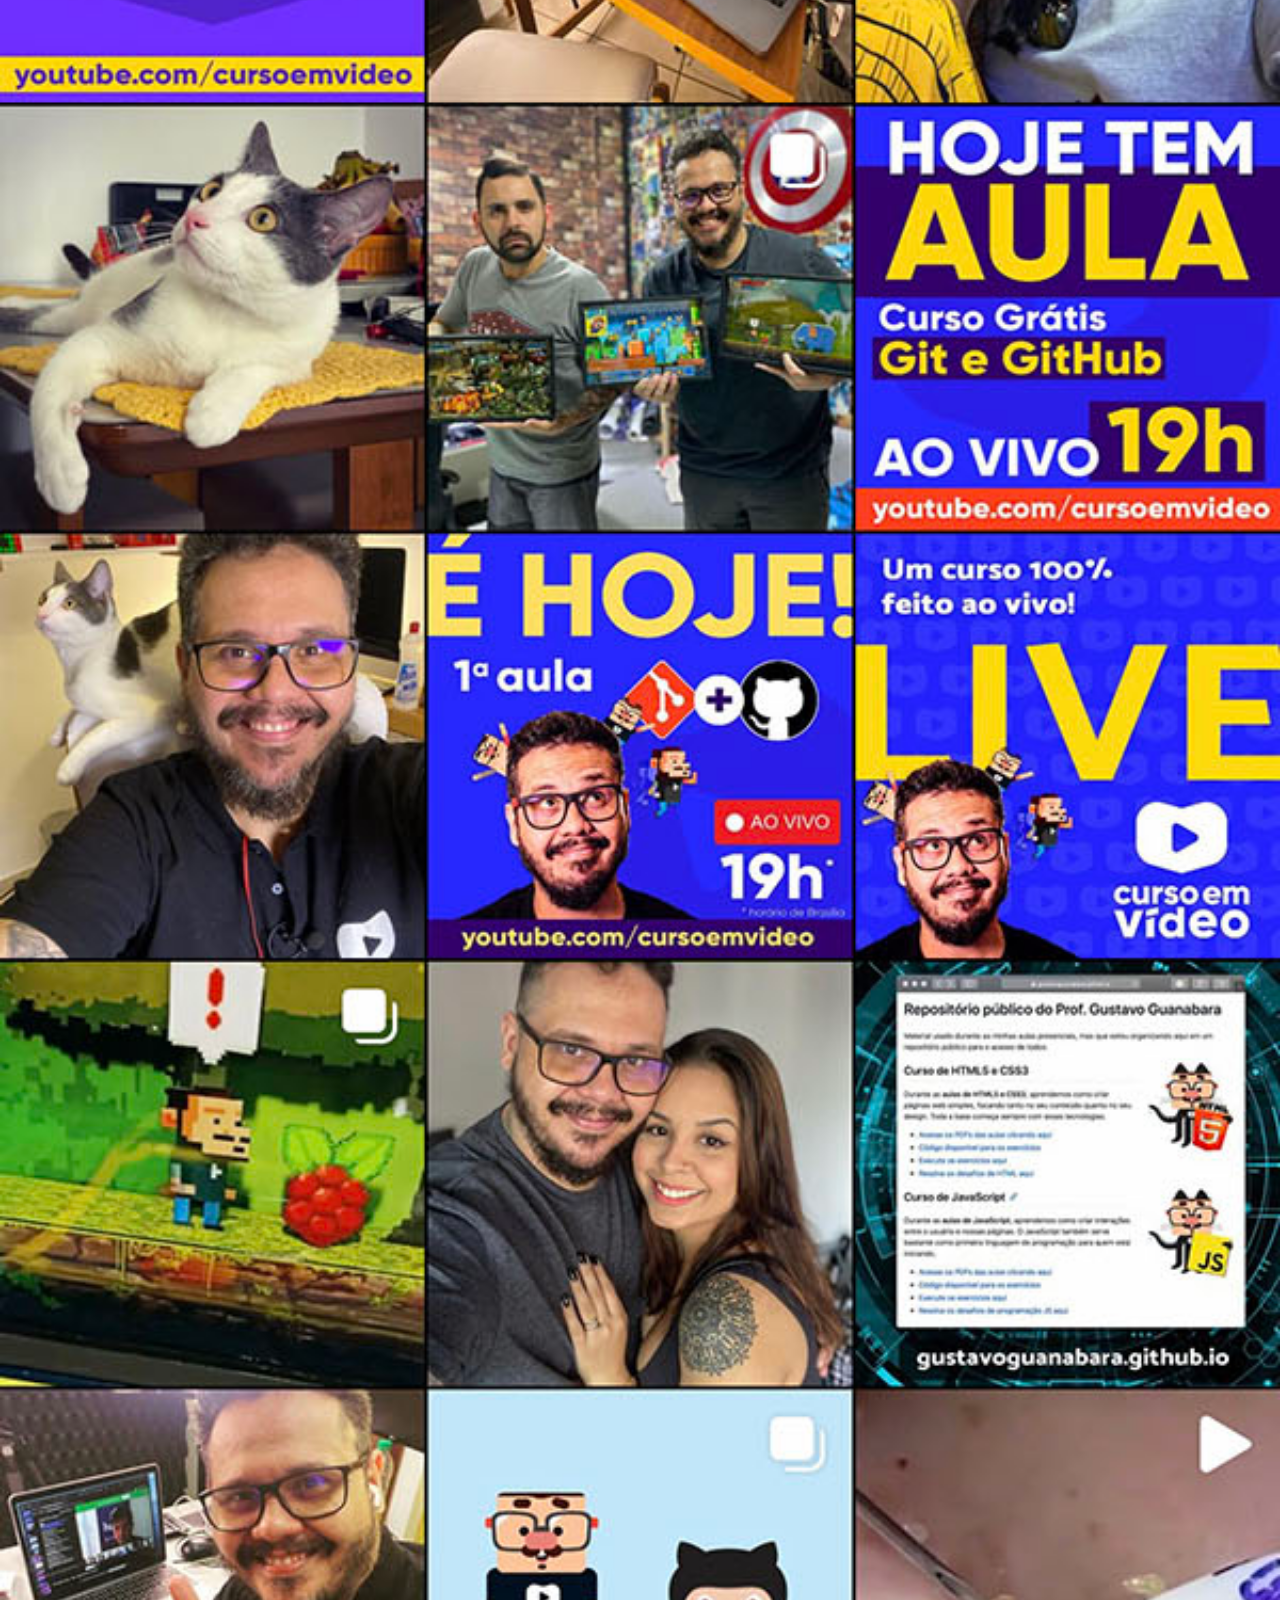
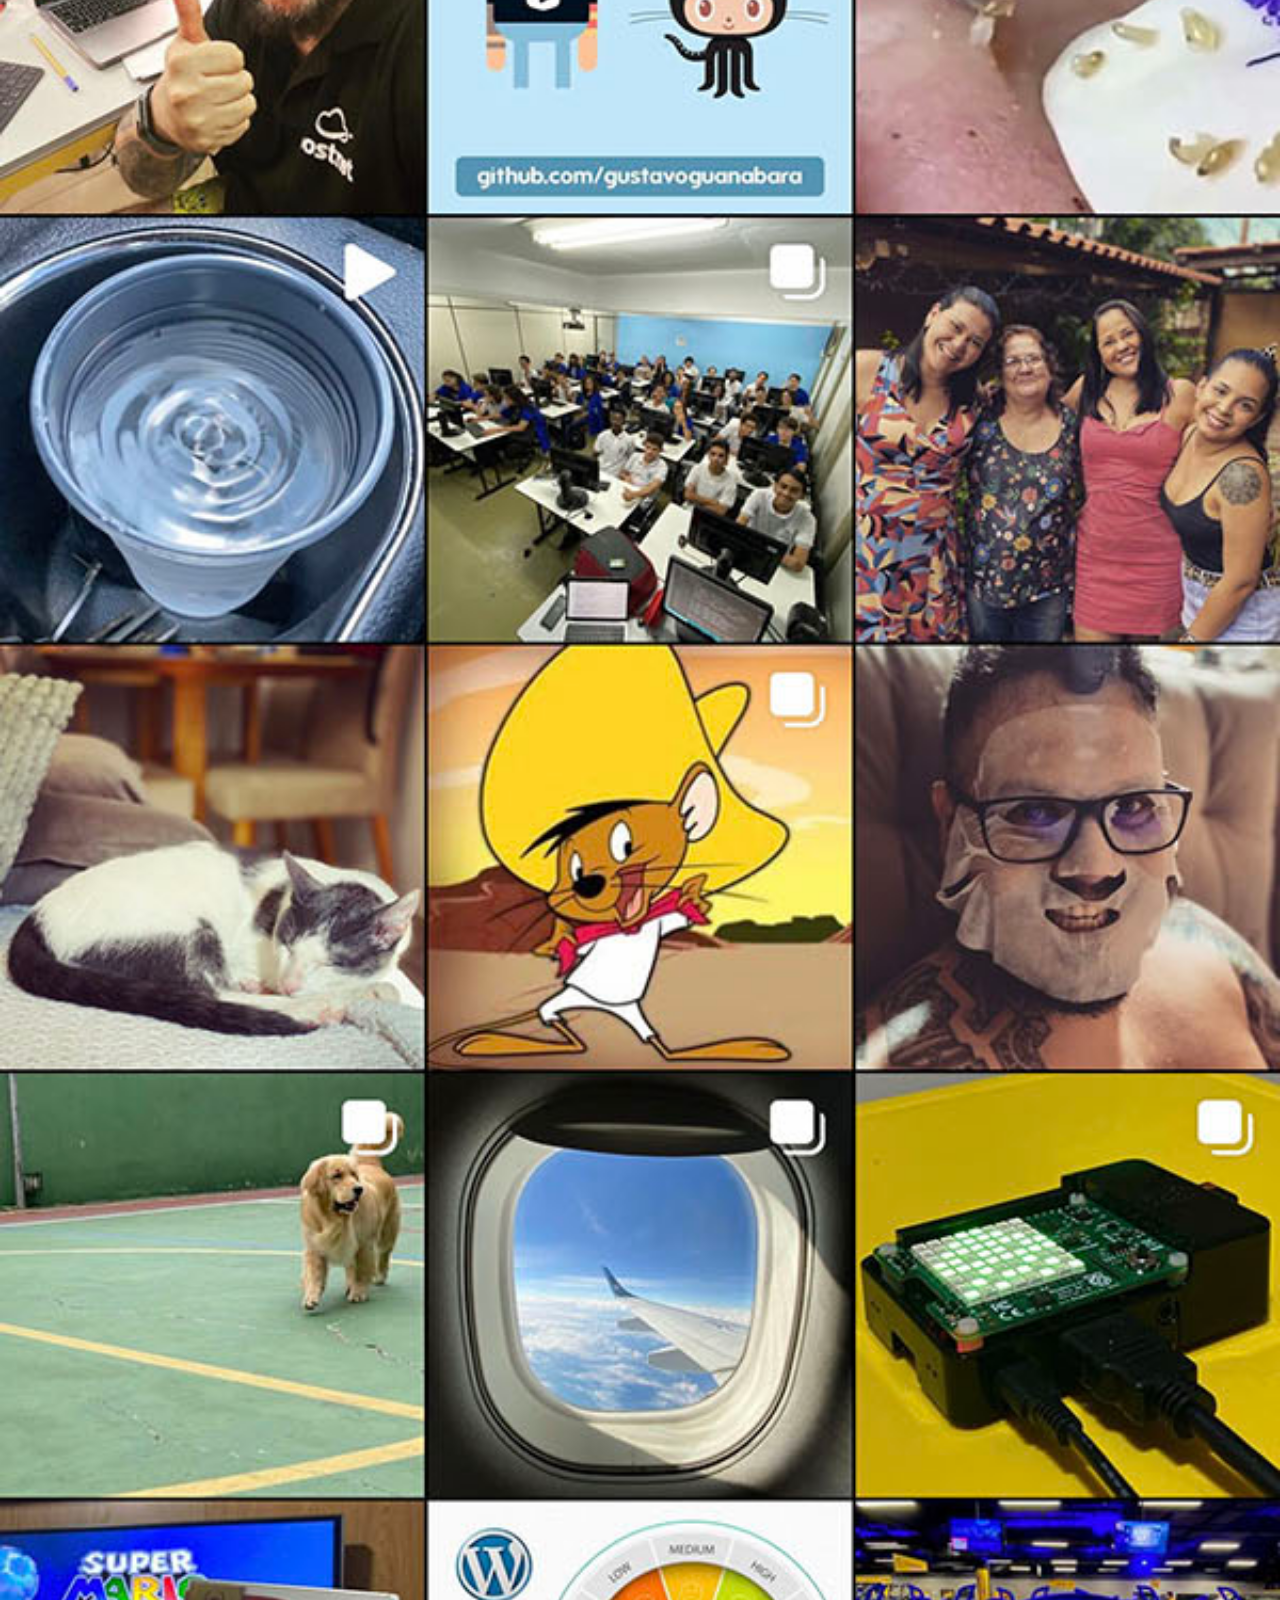
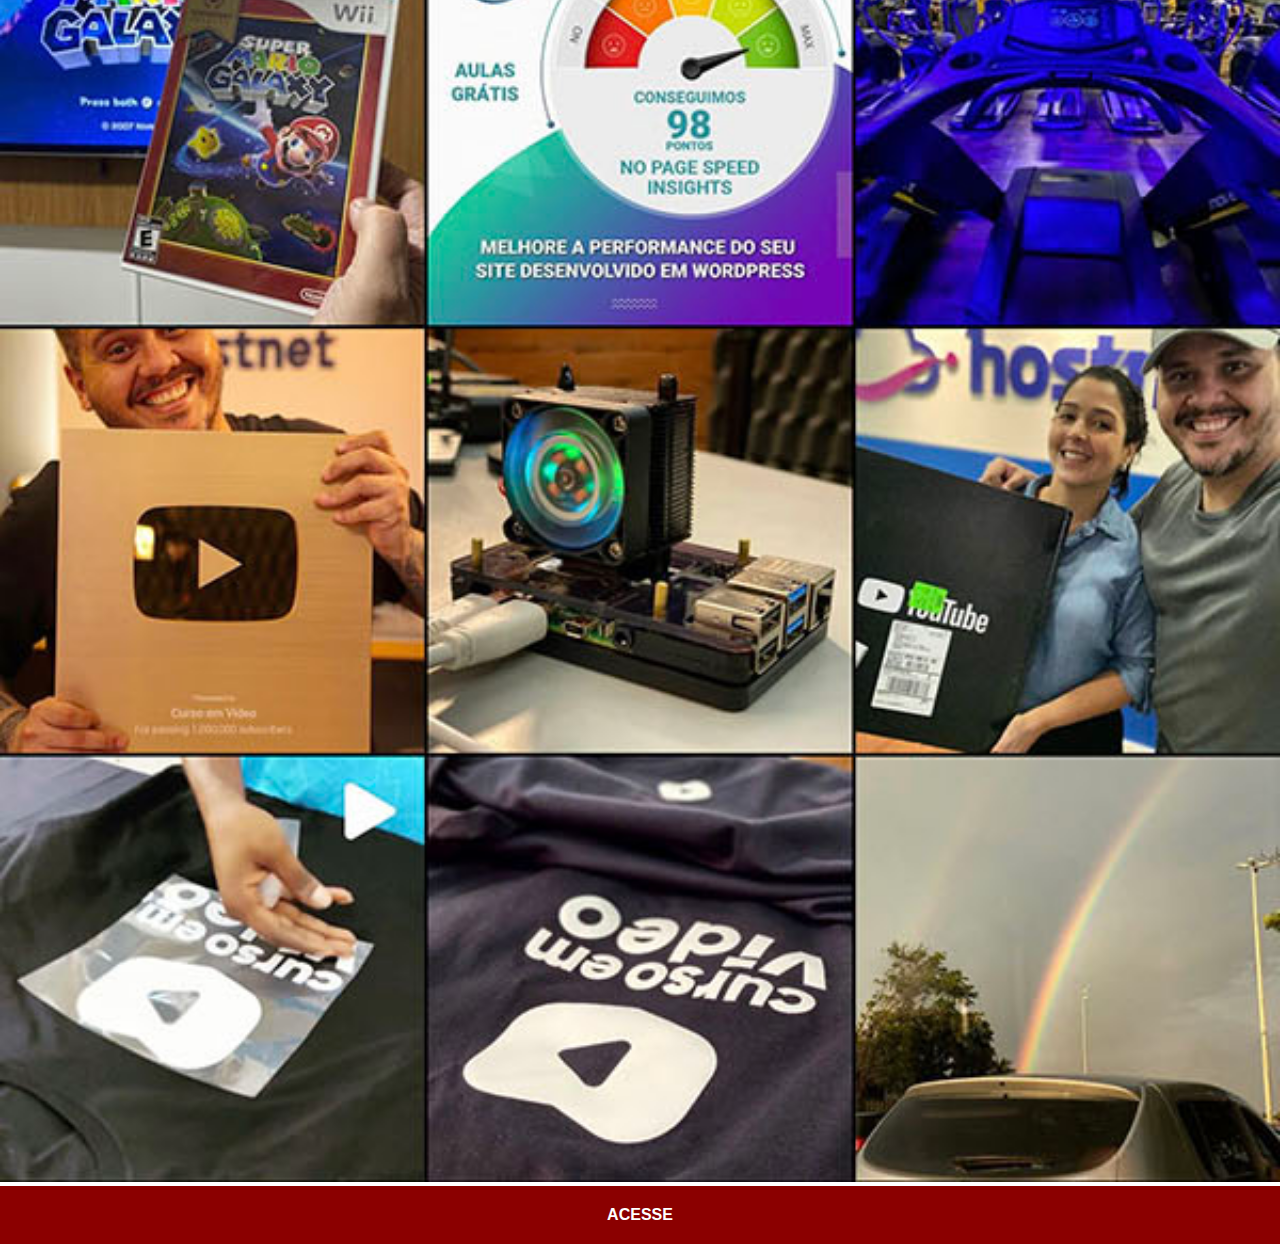
<file: instagram.html>
<!DOCTYPE html>
<html lang="pt-br">
<head>
    <meta charset="UTF-8">
    <meta name="viewport" content="width=device-width, initial-scale=1.0">
    <title>Instagram</title>
    <link rel="stylesheet" href="redes-sociais.css">
</head>
<body>
    <img src="Imagens/tela-instagram.jpg" alt="">
    <a href="https://www.youtube.com/@cursoemvideo" target="_blank">ACESSE</a>
</body>    
</html>
</file>
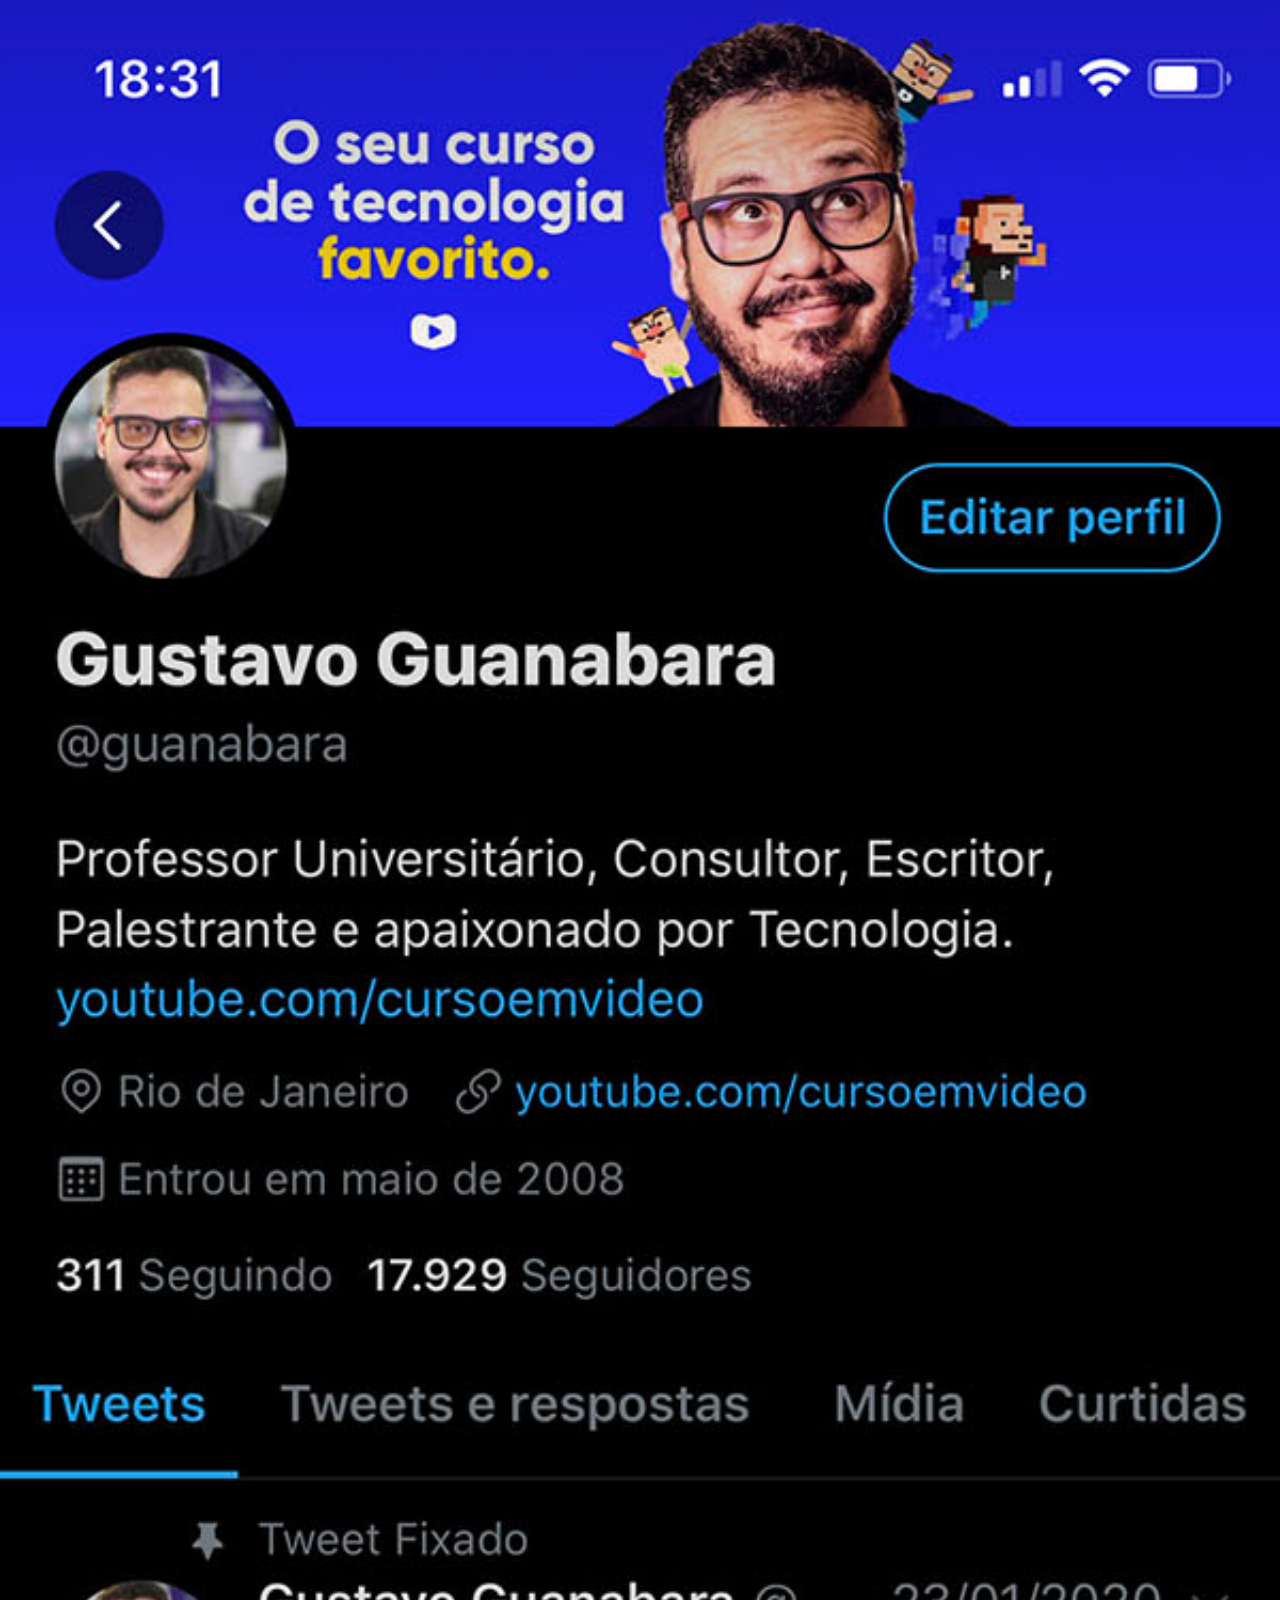
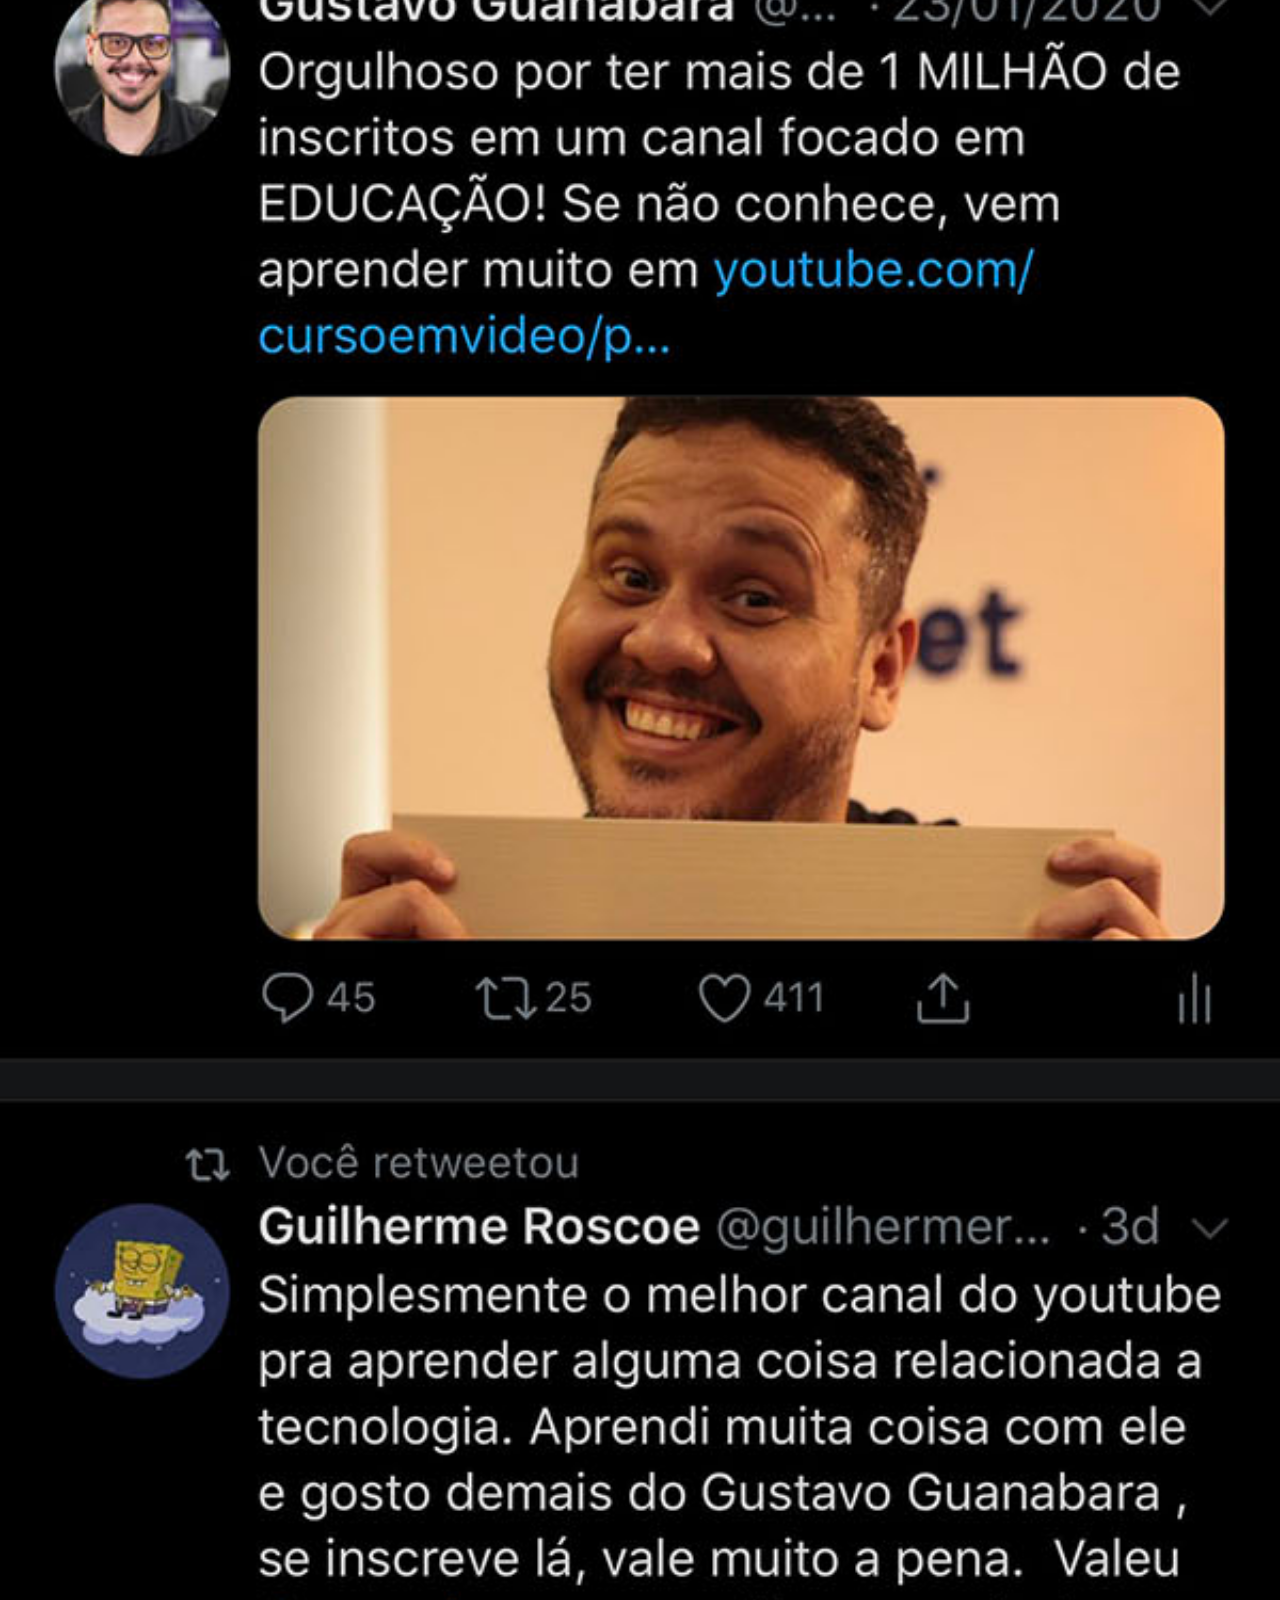
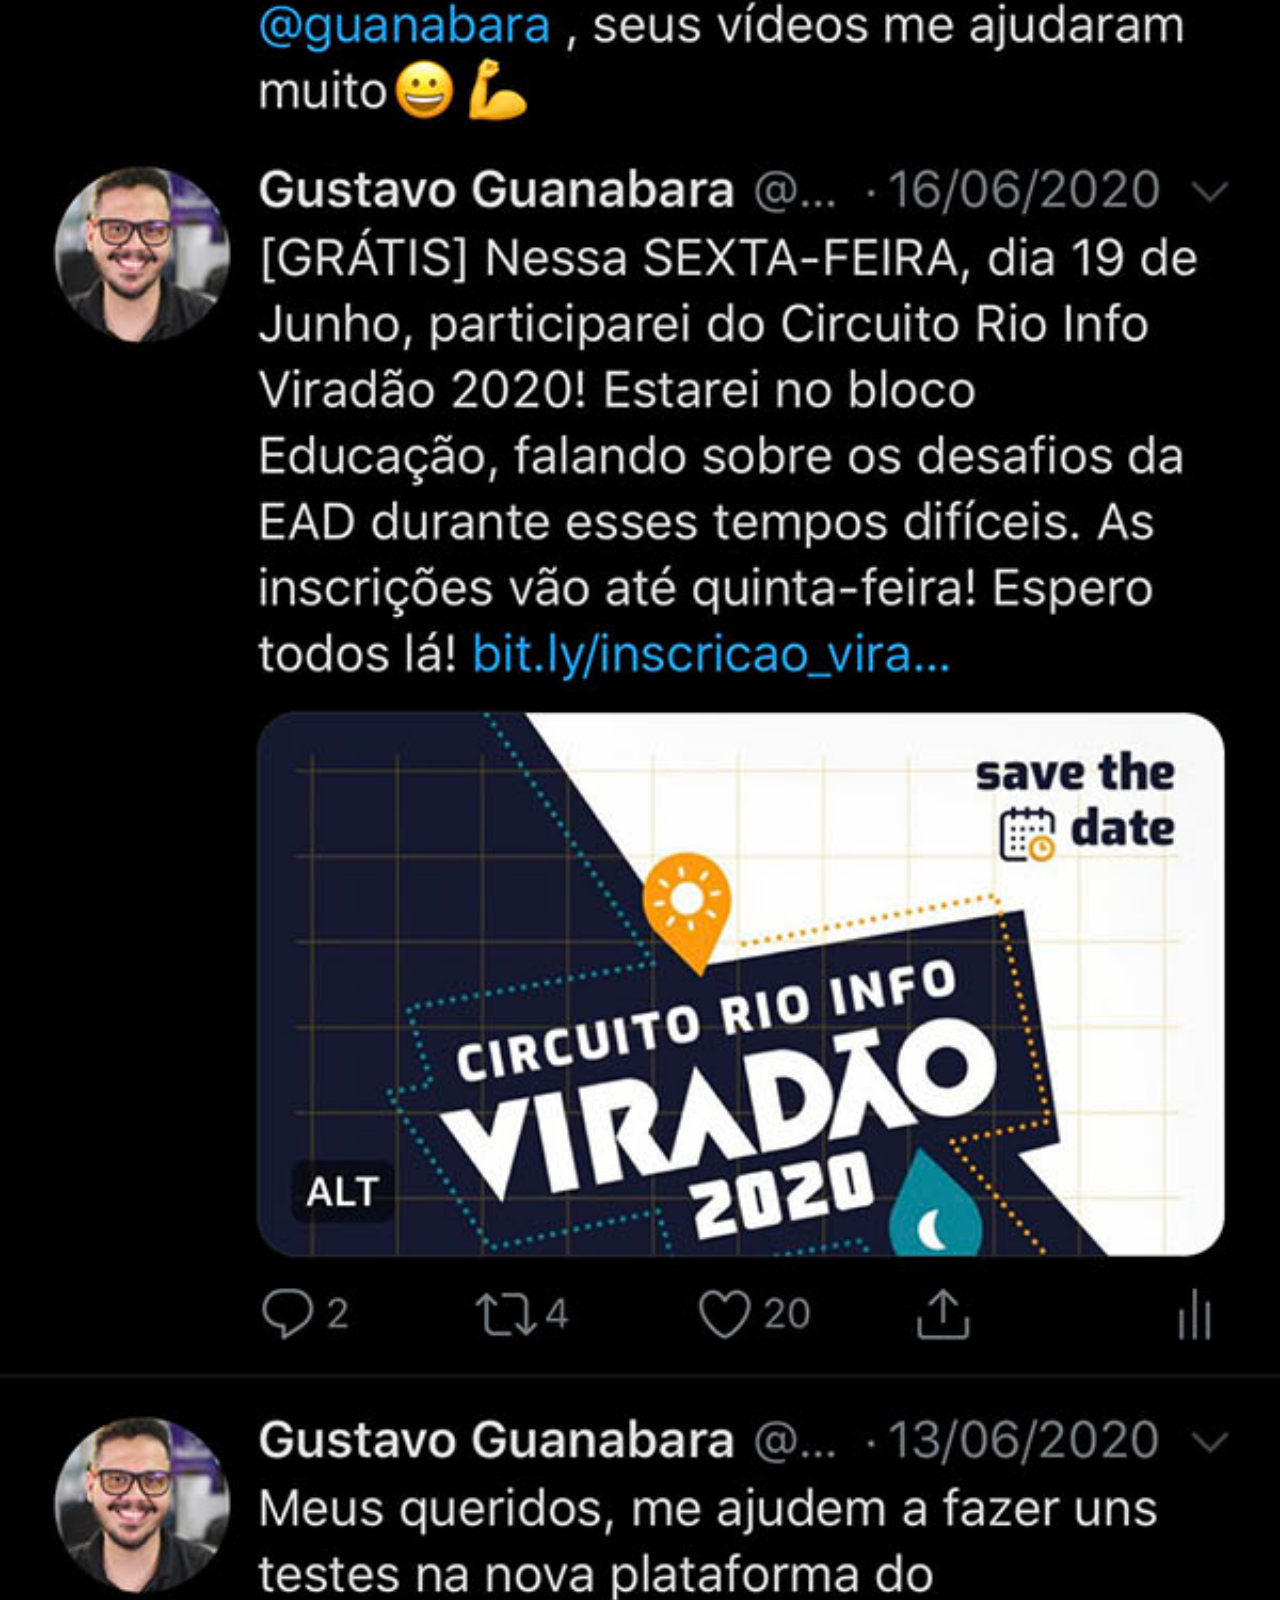
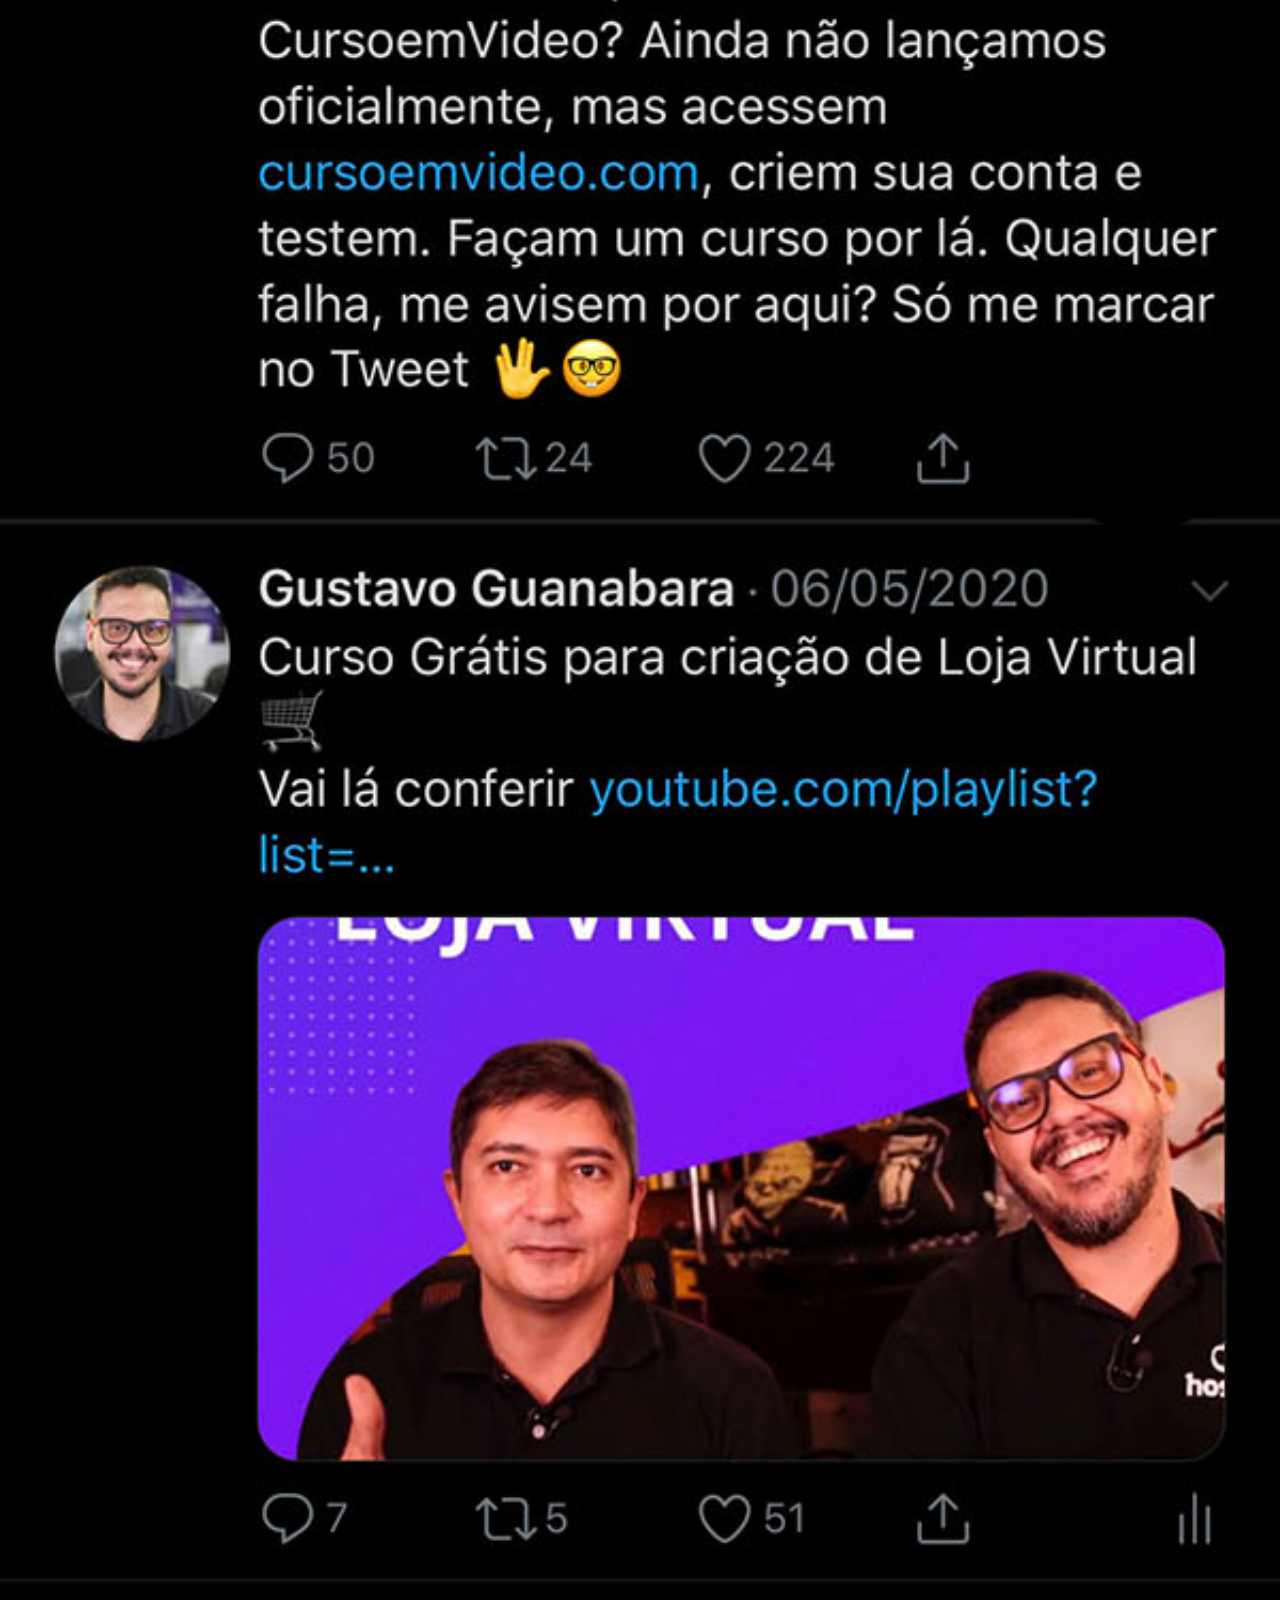
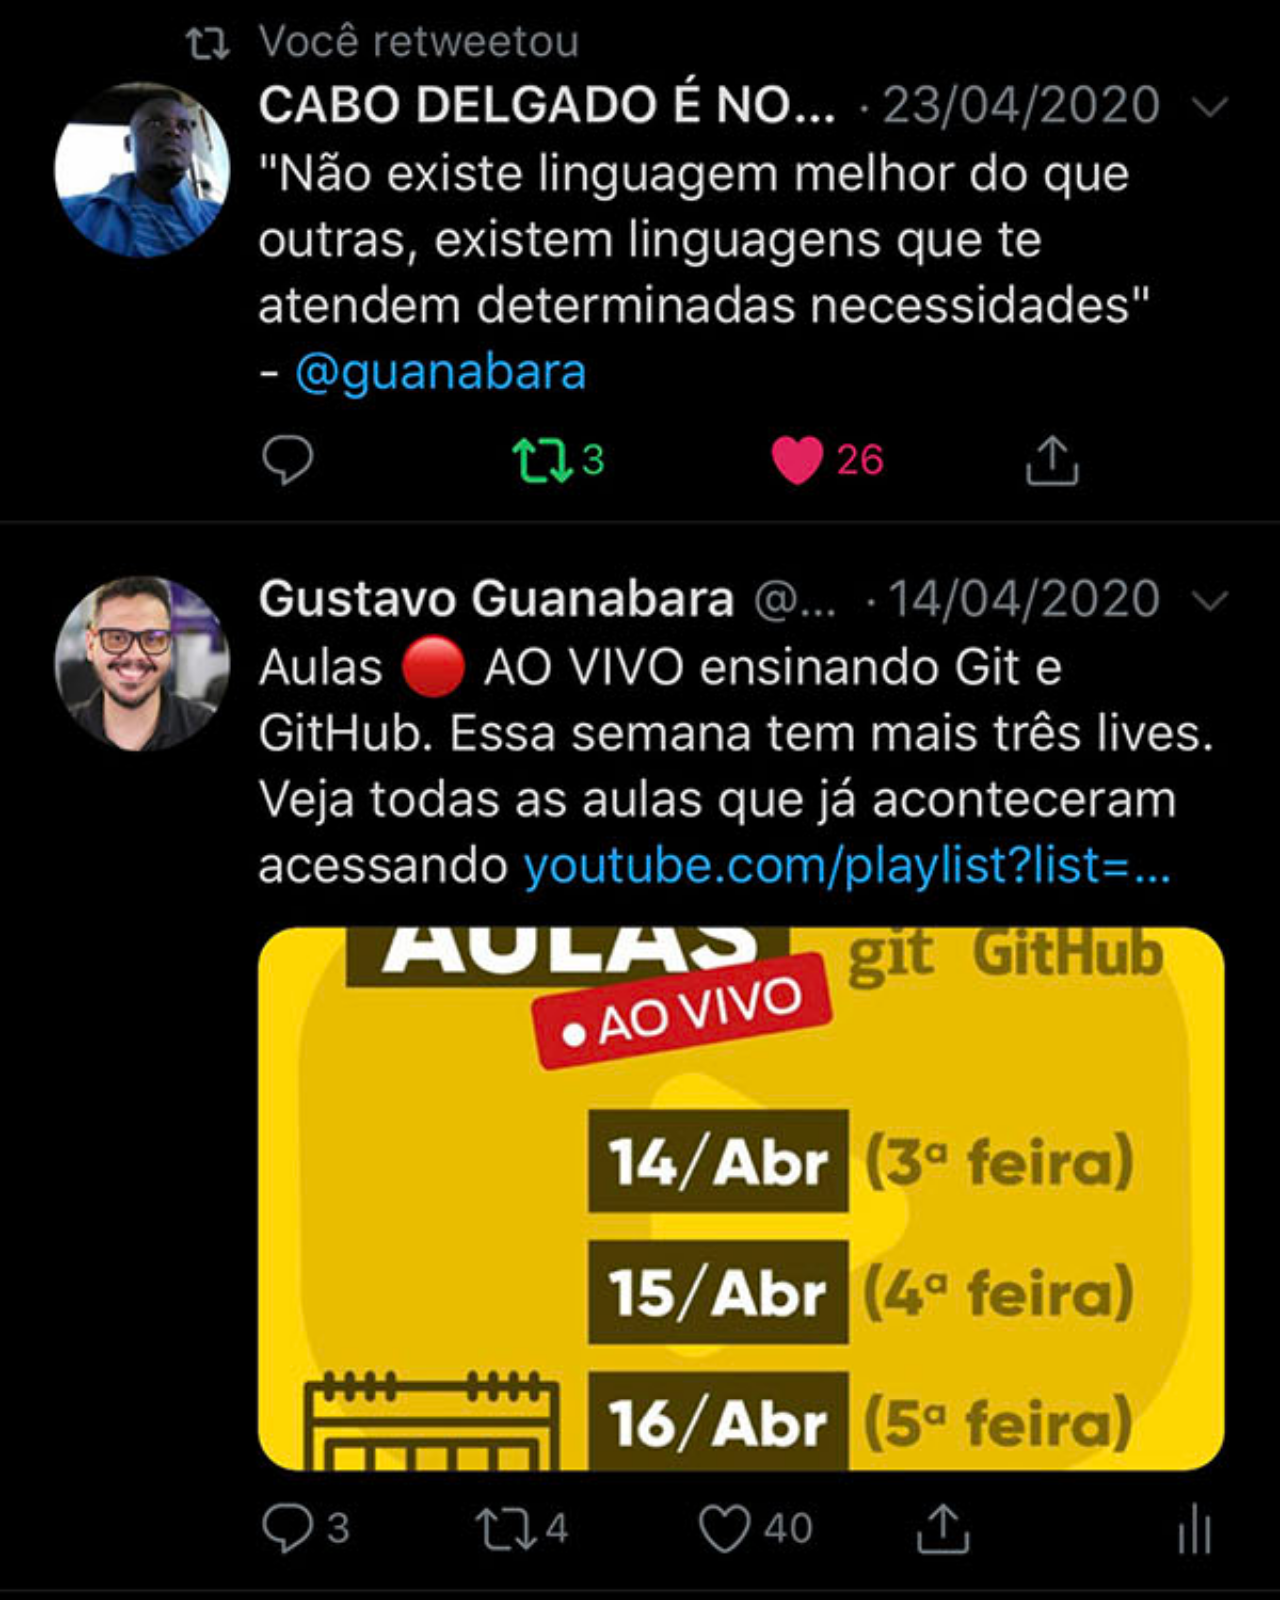
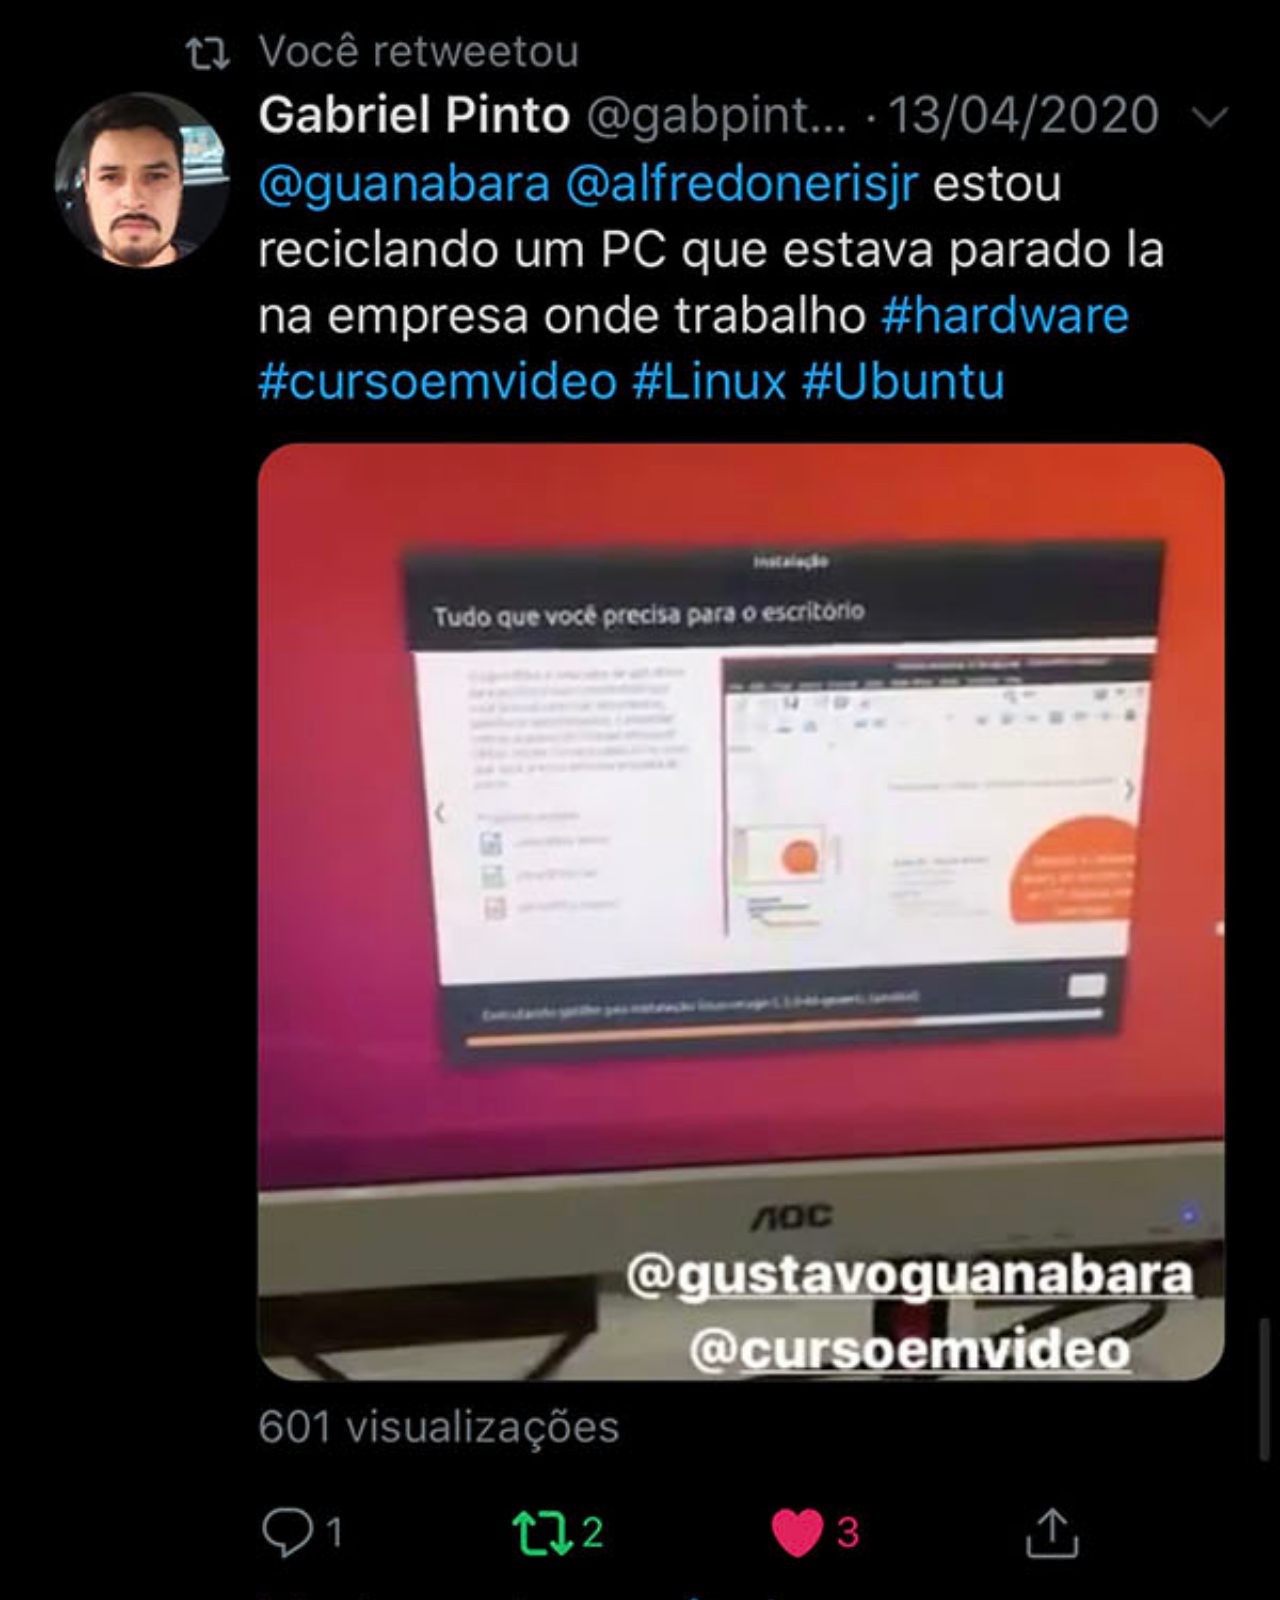
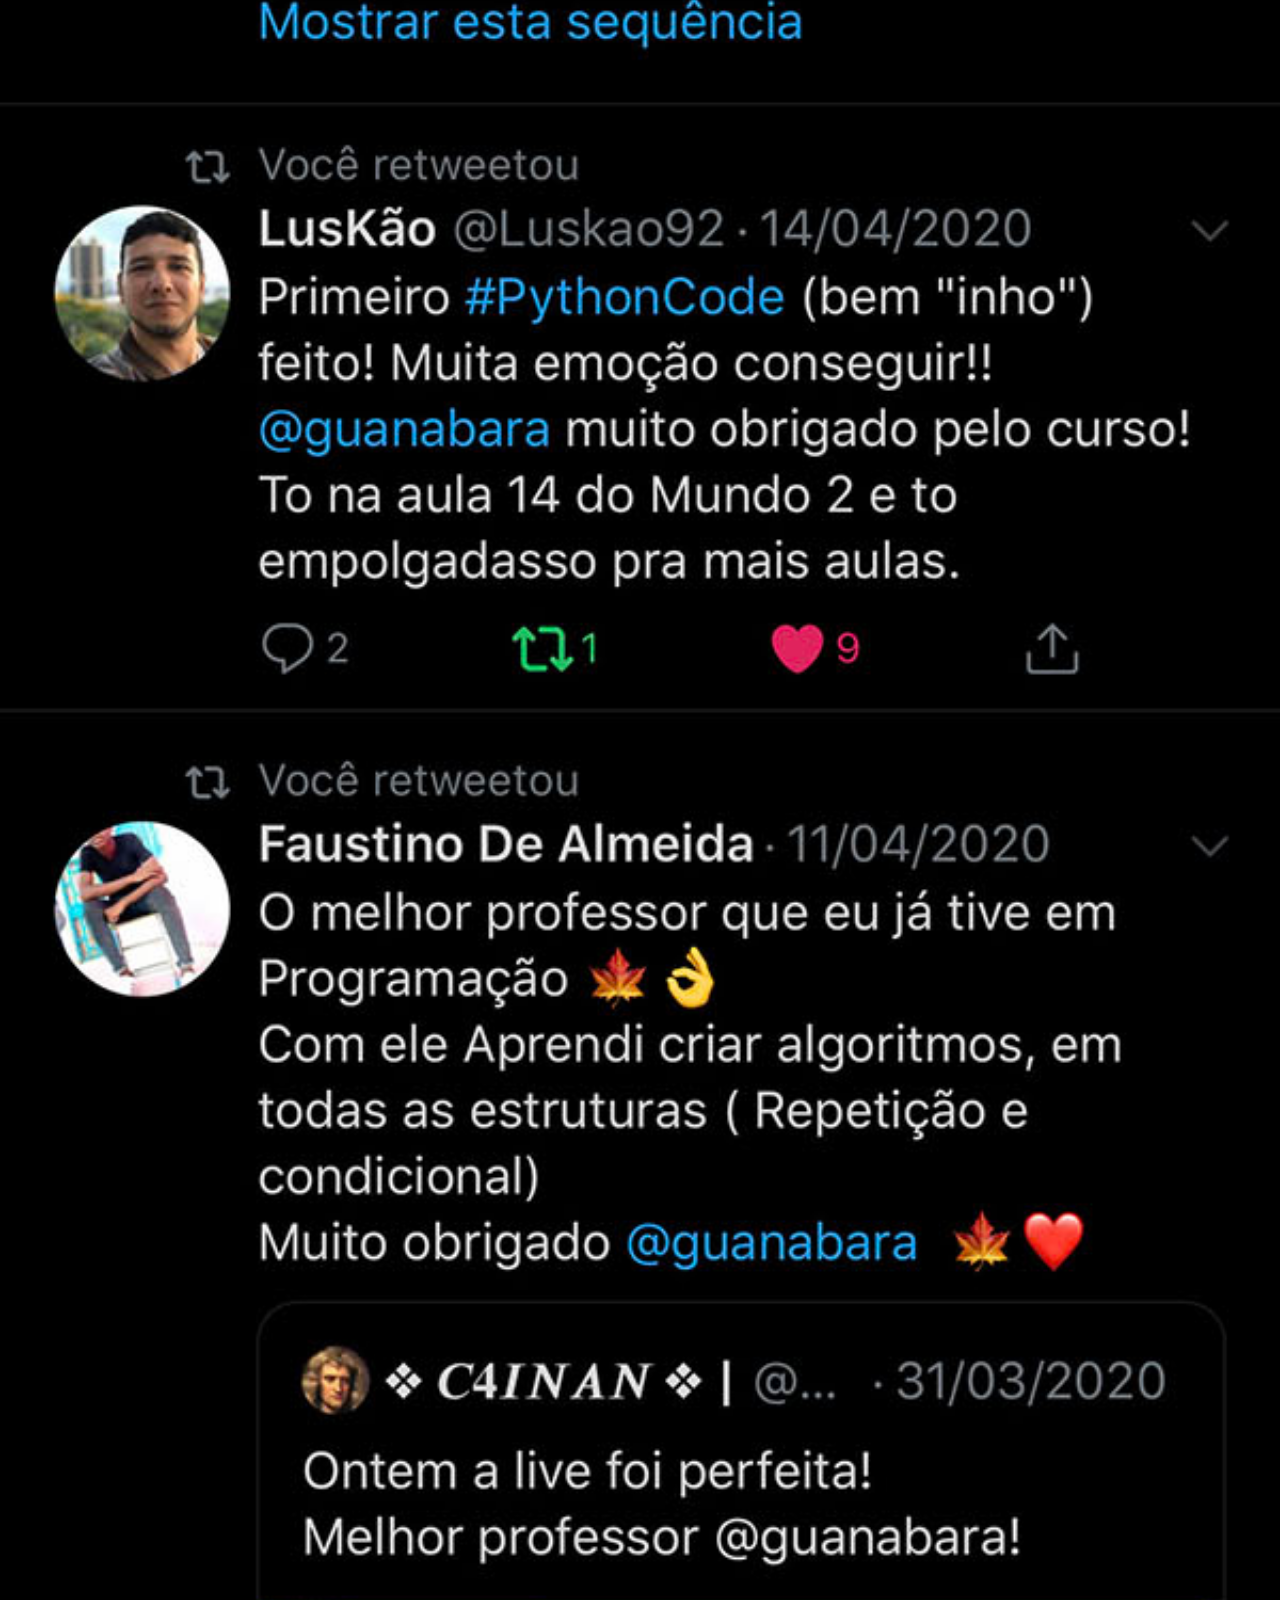
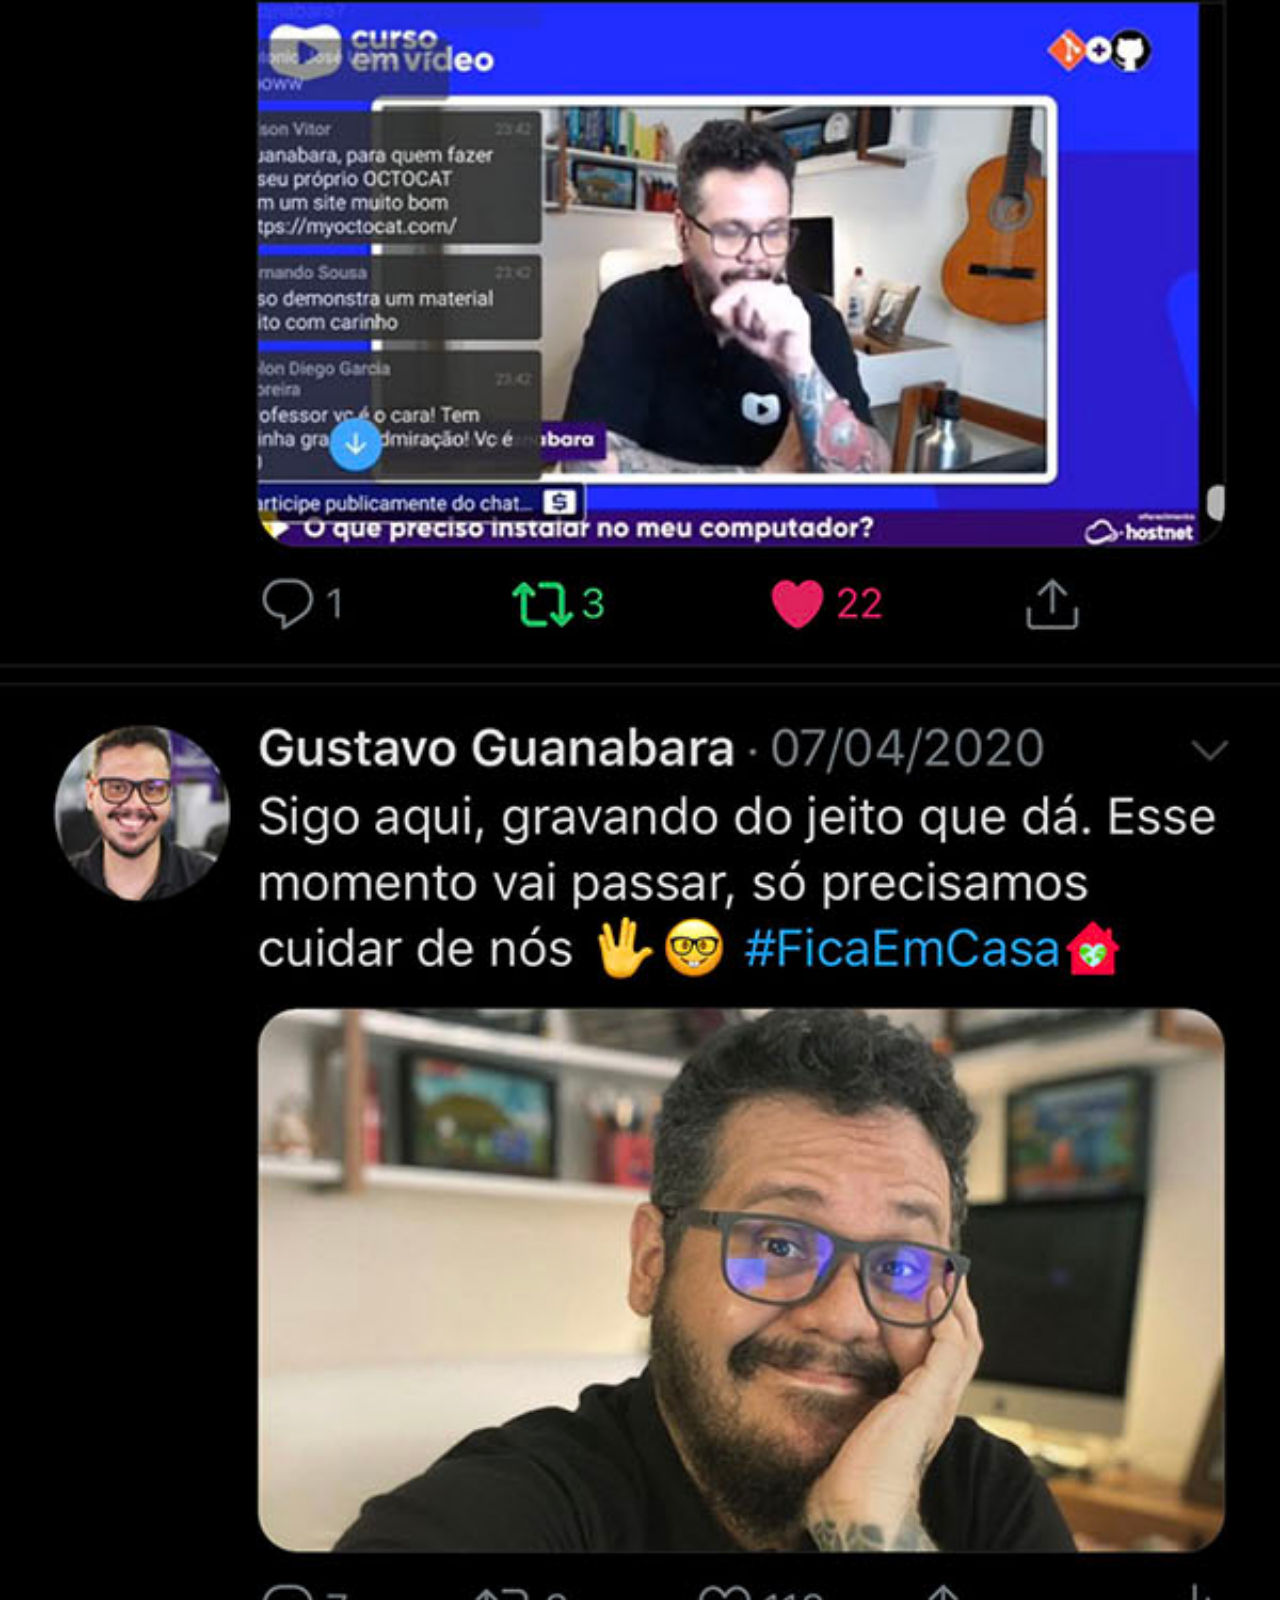
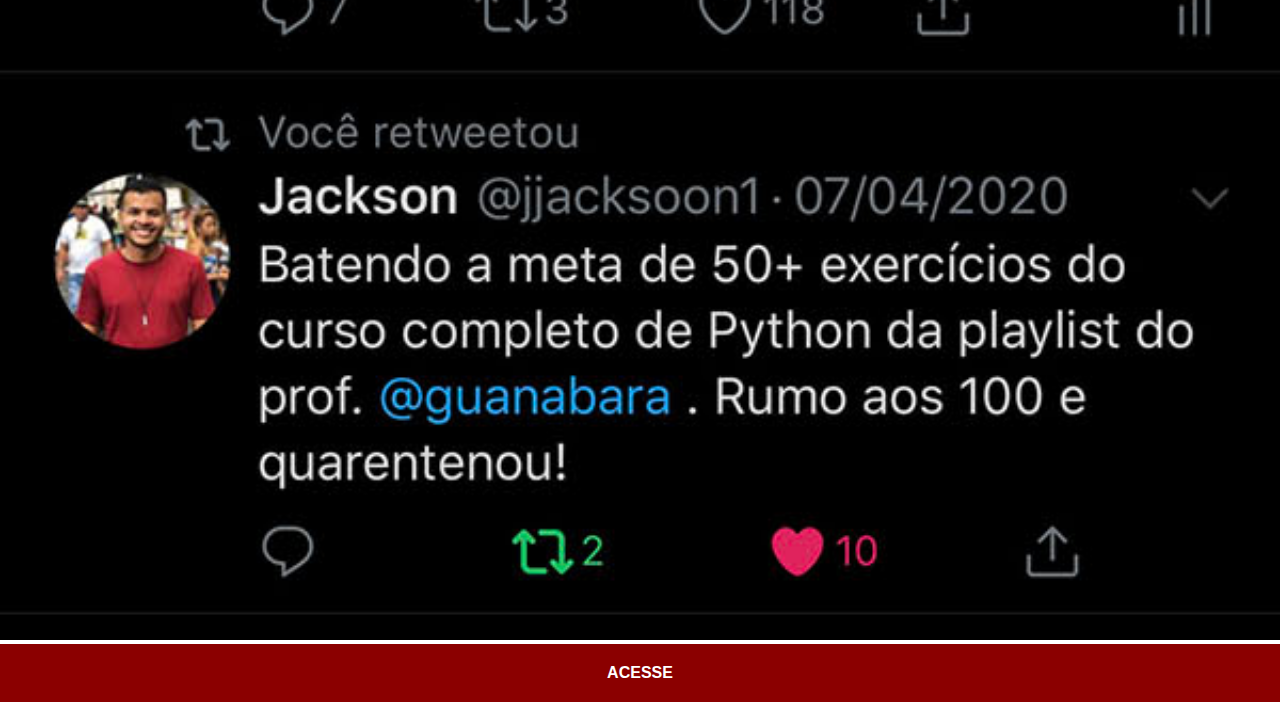
<file: twitter.html>
<!DOCTYPE html>
<html lang="pt-br">
<head>
    <meta charset="UTF-8">
    <meta name="viewport" content="width=device-width, initial-scale=1.0">
    <title>Twitter</title>
    <link rel="stylesheet" href="redes-sociais.css">
</head>
<body>
    <img src="Imagens/tela-twitter.jpg" alt="">
    <a href="https://www.youtube.com/@cursoemvideo" target="_blank">ACESSE</a>
</body>    
</html>
</file>
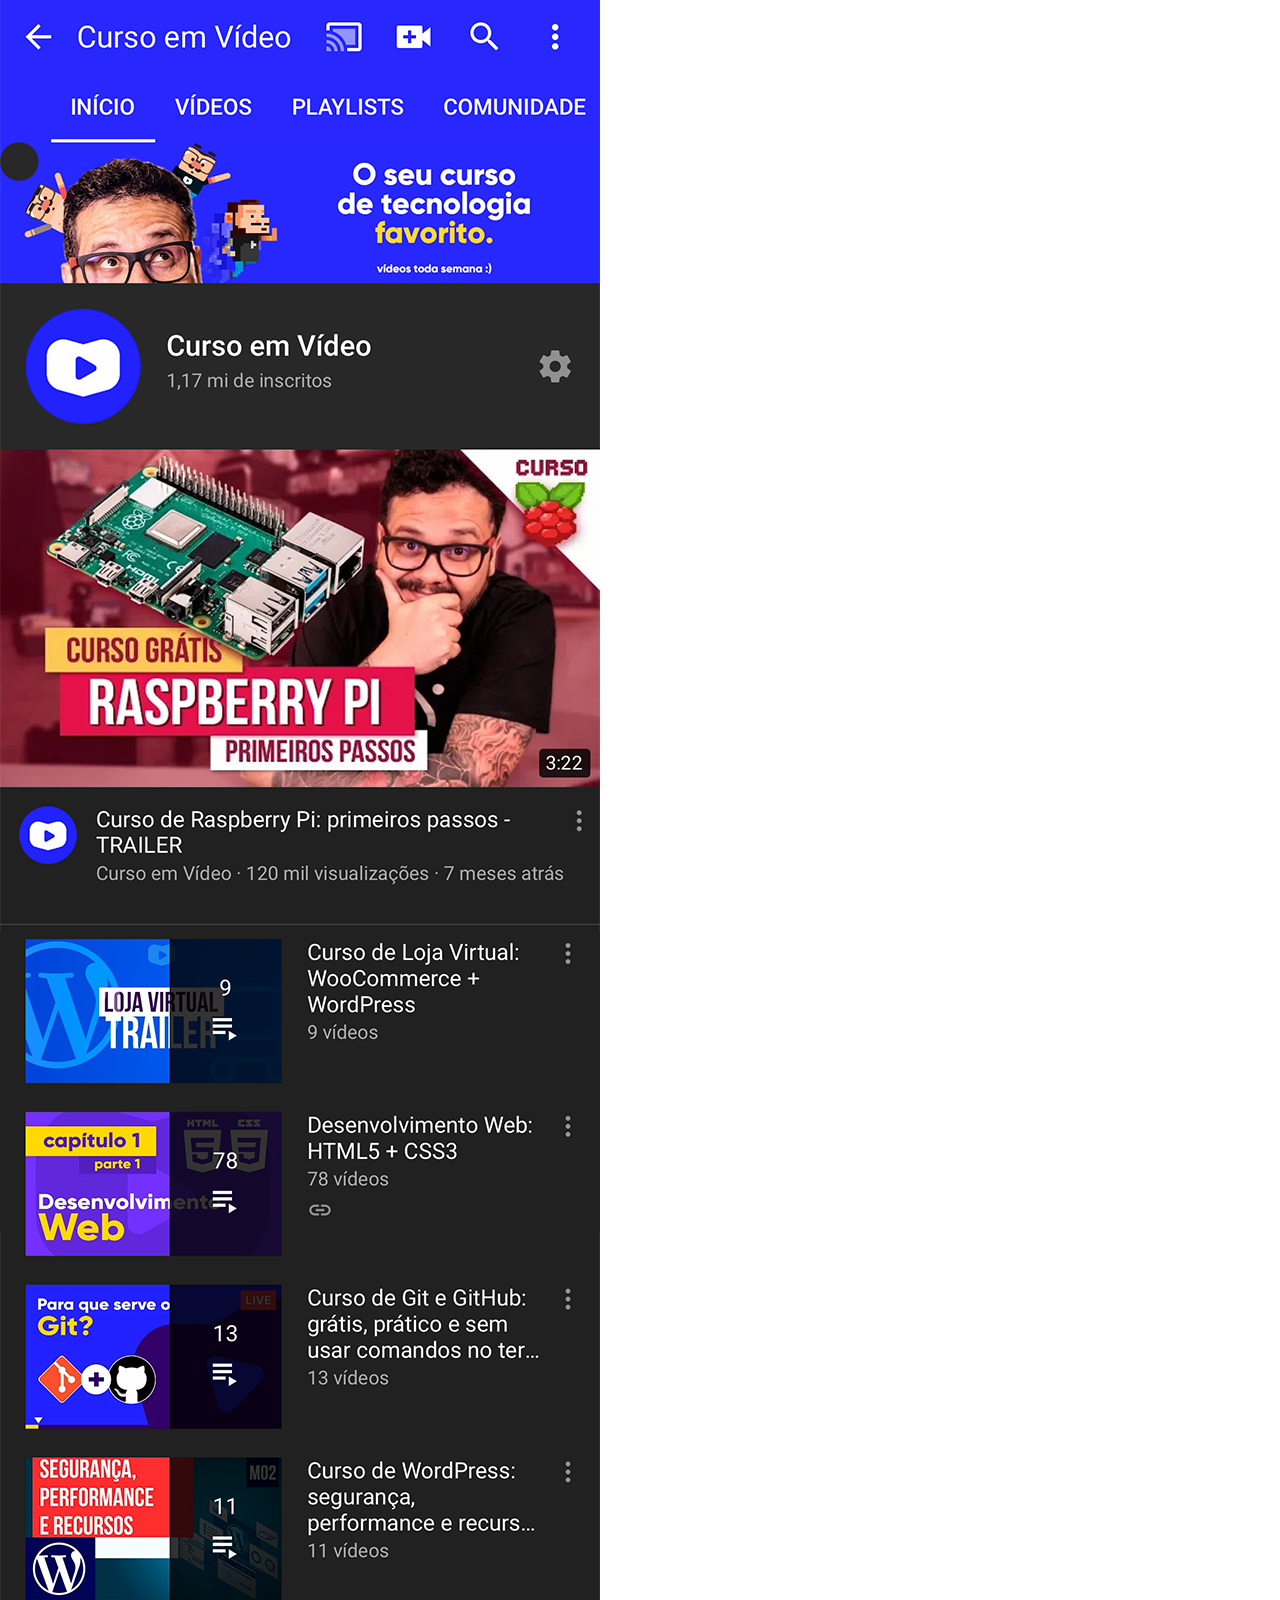
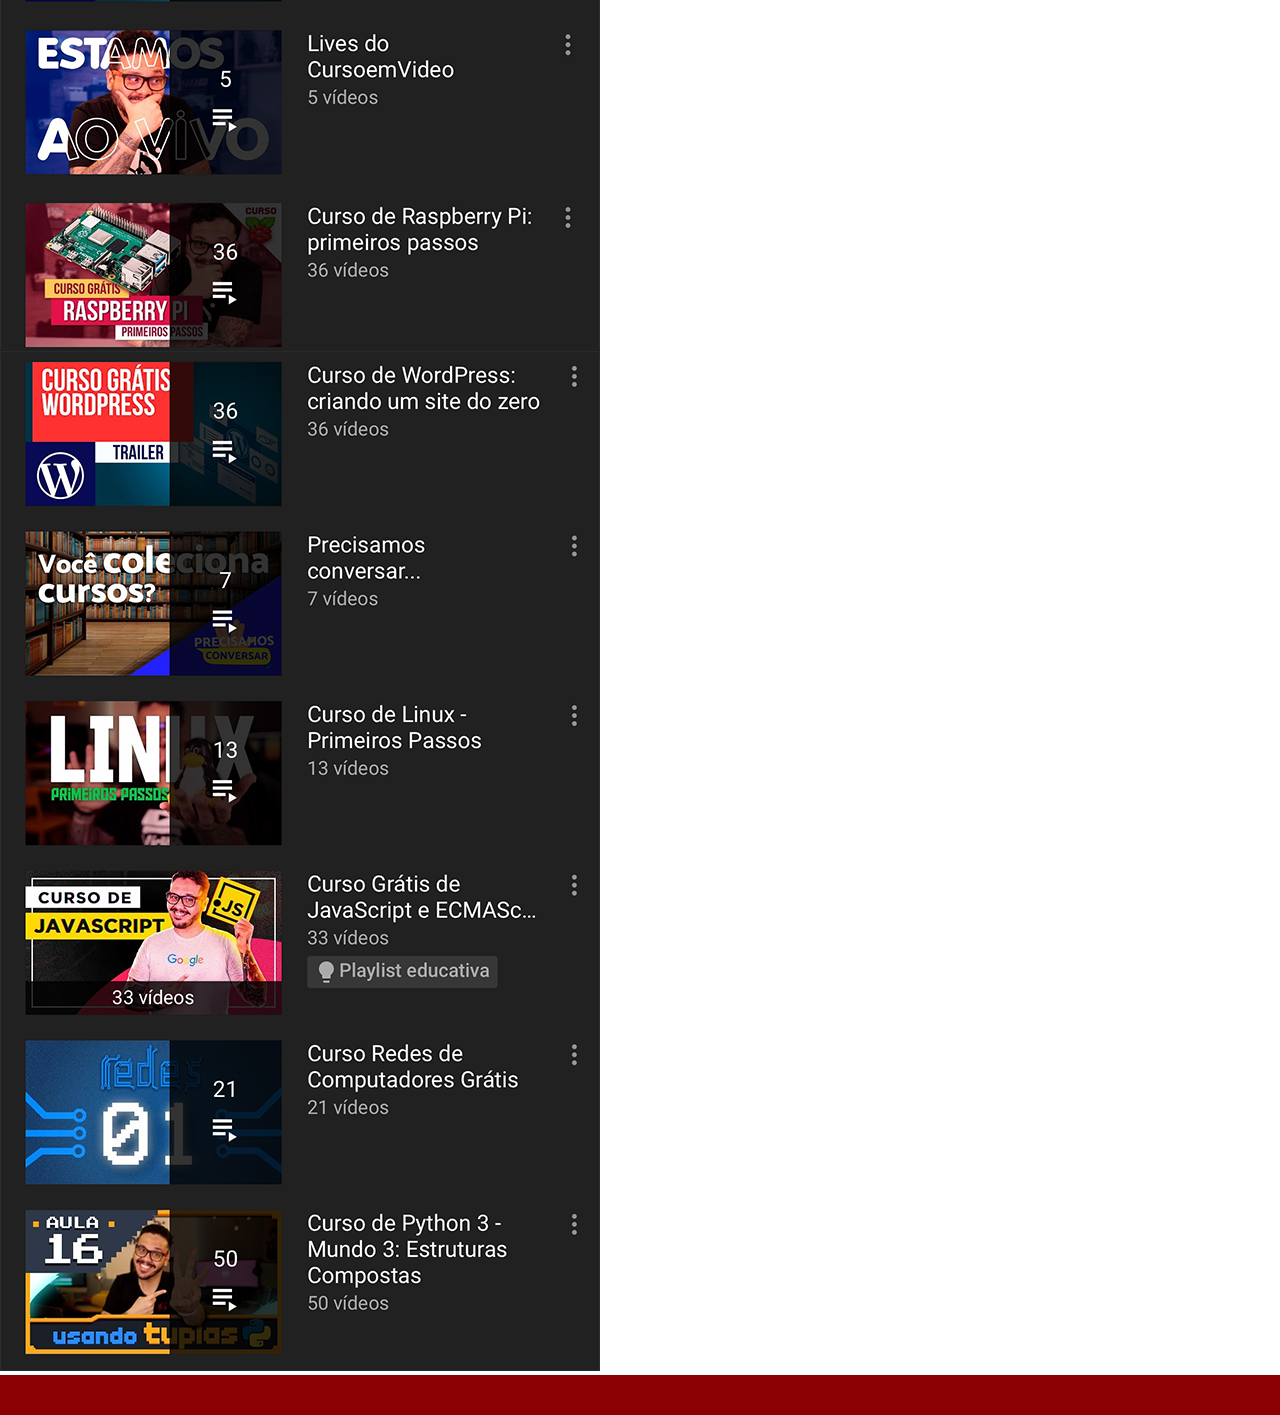
<file: youtube.html>
<!DOCTYPE html>
<html lang="pt-br">
<head>
    <meta charset="UTF-8">
    <meta name="viewport" content="width=device-width, initial-scale=1.0">
    <title>Youtube</title>
    <style>
    *{
        margin:0px;
        padding: 0px;
        font-family: Arial, Helvetica, sans-serif;
    }
    img{
        width: ;
    }
    a{
        display: block;
        background-color: darkred;
        color: white;
        padding: 20px;
        text-align: center;
        font-weight: bolder;
        text-decoration: none;
    }
    </style>
</head>
<body>
    <img src="Imagens/tela-youtube.png" alt="">
    <a href="https://www.youtube.com/@cursoemvideo" target="_blank"></a>
</body>    
</html>
</file>
<file: style.css>
@charset "UTF-8";

*{
    margin: 0px;
    padding: 0px;
    font-family: Arial, Helvetica, sans-serif;
}

html, body{
    height: 100vh;
    width: 100vw;
    background-color: black;
}

body{
    background: url(Imagens/fundo-madeira.jpg) no-repeat top center;
    background-size: cover;
    background-attachment: fixed;
}

main{
    height: 100vh;
    position: relative;
}

section#telefone{
    position: absolute;
    top: 50%;
    left: 50%;
    transform: translate(-50%, -50%);
    height: 627px;
    width: 311px;
    background-color: blue;
    background: url(Imagens/frame-iphone.png) no-repeat;
}

iframe#tela{
    position: relative;
    top: 80px;
    left: 22px;
    width: 267px;
    height: 471px;
}

section#redes-sociais{
    text-align: right;

}
section#redes-sociais img{
    width: 50px;
    margin: 10px;
    border-radius: 50%;
    box-shadow: 2px 2px 5px rgba(0, 0, 0, 0.555);
    box-sizing: border-box;
}

section#redes-sociais img:hover{
    border: 2px solid rgba(255, 255, 255, 0.589);
    transform: translate(-3px, -3px);
    box-shadow: 5px 5px 10px black;
    transition: transform 0.2s, border 0.2s;
}
</file>
<file: redes-sociais.css>
@charset "UTF-8";

*{
        margin:0px;
        padding: 0px;
        font-family: Arial, Helvetica, sans-serif;
    }

    ::-webkit-scrollbar{
        width: 0px;
        height: 0px;
    }
    img{
        width: 100vw;
    }
    a{
        display: block;
        background-color: darkred;
        color: white;
        padding: 20px;
        text-align: center;
        font-weight: bolder;
        text-decoration: none;
    }
    a:hover{
        background-color: rgb(189, 1, 1);
    }
</file>
